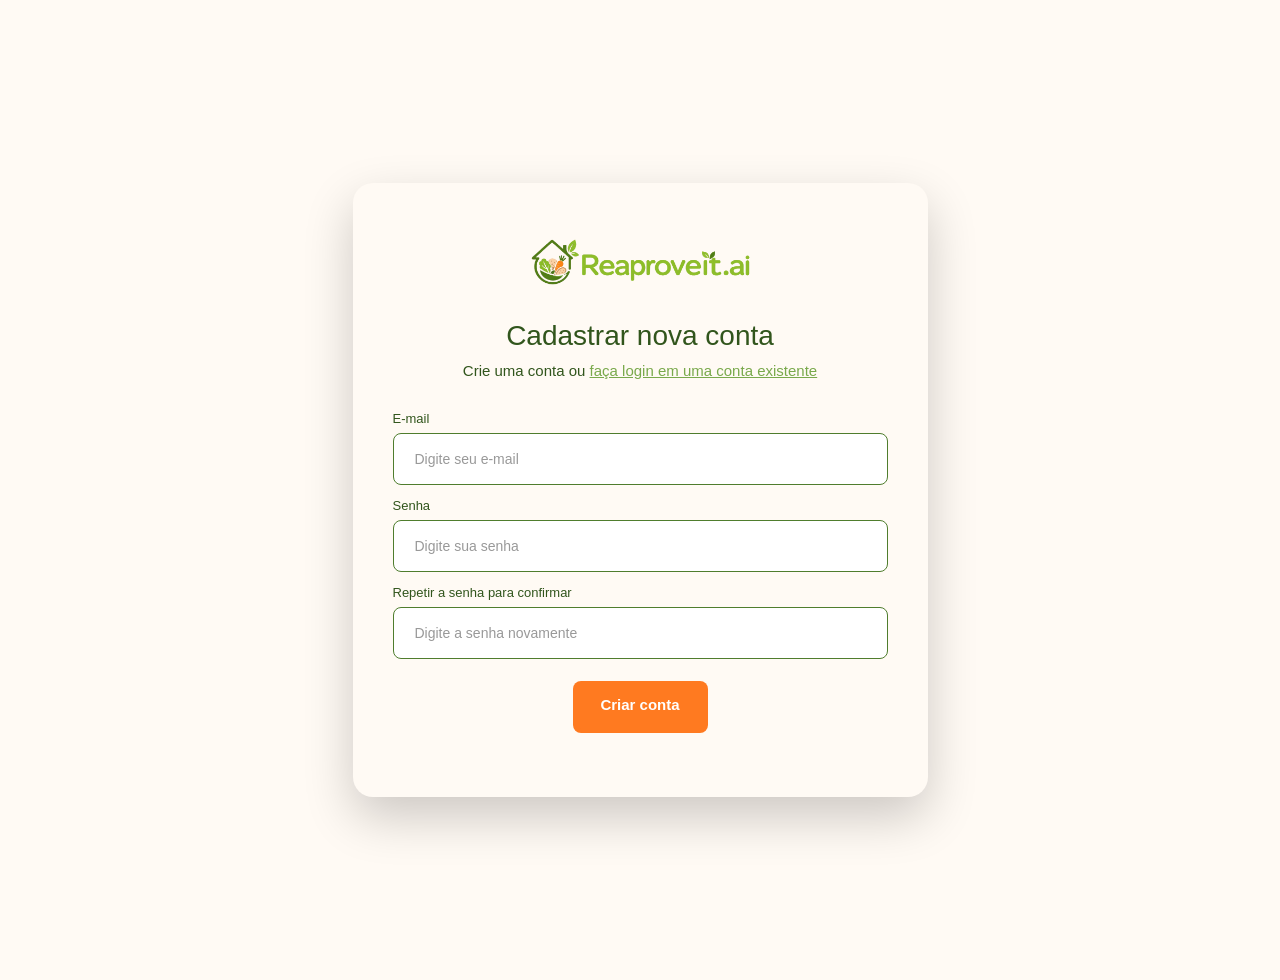
<file: index/cadastro.html>
<!DOCTYPE html>
<html lang="pt-BR">

<head>

    <meta charset="UTF-8">

    <meta name="viewport" content="width=device-width, initial-scale=1.0">

    <title>Reaproveit.ai - Cadastro</title>

    <link rel="stylesheet" href="/css/cadrastro.css">

    <link
        rel="icon"
        type="image/png"
        href="/imagens/favicon_reaproveita_maximo.png"
    >

</head>


<body>

    <main class="cadastro-page">

        <section class="cadastro-card">

            <!-- LOGO -->

            <img
                class="logo"
                src="/imagens/logoInicio.png"
                alt="Reaproveit.ai"
            >


            <!-- TÍTULO -->

            <h1>
                Cadastrar nova conta
            </h1>


            <p class="subtitle">

                Crie uma conta ou

                <a href="paginaLogin.html">
                    faça login em uma conta existente
                </a>

            </p>


            <!-- FORMULÁRIO -->

            <form id="cadastroForm">


                <!-- E-MAIL -->

                <label for="email">
                    E-mail
                </label>

                <div class="input-box">

                    <span></span>

                    <input
                        id="email"
                        type="email"
                        placeholder="Digite seu e-mail"
                        required
                    >

                </div>

                </div>


                <!-- SENHA -->

                <label for="senha">
                    Senha
                </label>

                <div class="input-box">

                    <span></span>

                    <input
                        id="senha"
                        type="password"
                        placeholder="Digite sua senha"
                        minlength="6"
                        required
                    >

                    <button
                        type="button"
                        class="show-password"
                        id="mostrarSenha"
                    >
                    
                    </button>

                </div>


                <!-- REPETIR SENHA -->

                <label for="confirmarSenha">
                    Repetir a senha para confirmar
                </label>

                <div class="input-box">

                    <span></span>

                    <input
                        id="confirmarSenha"
                        type="password"
                        placeholder="Digite a senha novamente"
                        minlength="6"
                        required
                    >

                    <button
                        type="button"
                        class="show-password"
                        id="mostrarConfirmarSenha"
                    >
                        
                    </button>

                </div>


                <!-- BOTÃO -->

                <button
                    class="cadastro-button"
                    type="submit"
                >
                    Criar conta
                    
                </button>


                <!-- MENSAGEM -->

                <p
                    id="message"
                    class="message"
                ></p>


            </form>

        </section>

    </main>


    <script src="/js/cadastro.js"></script>

</body>

</html>
</file>
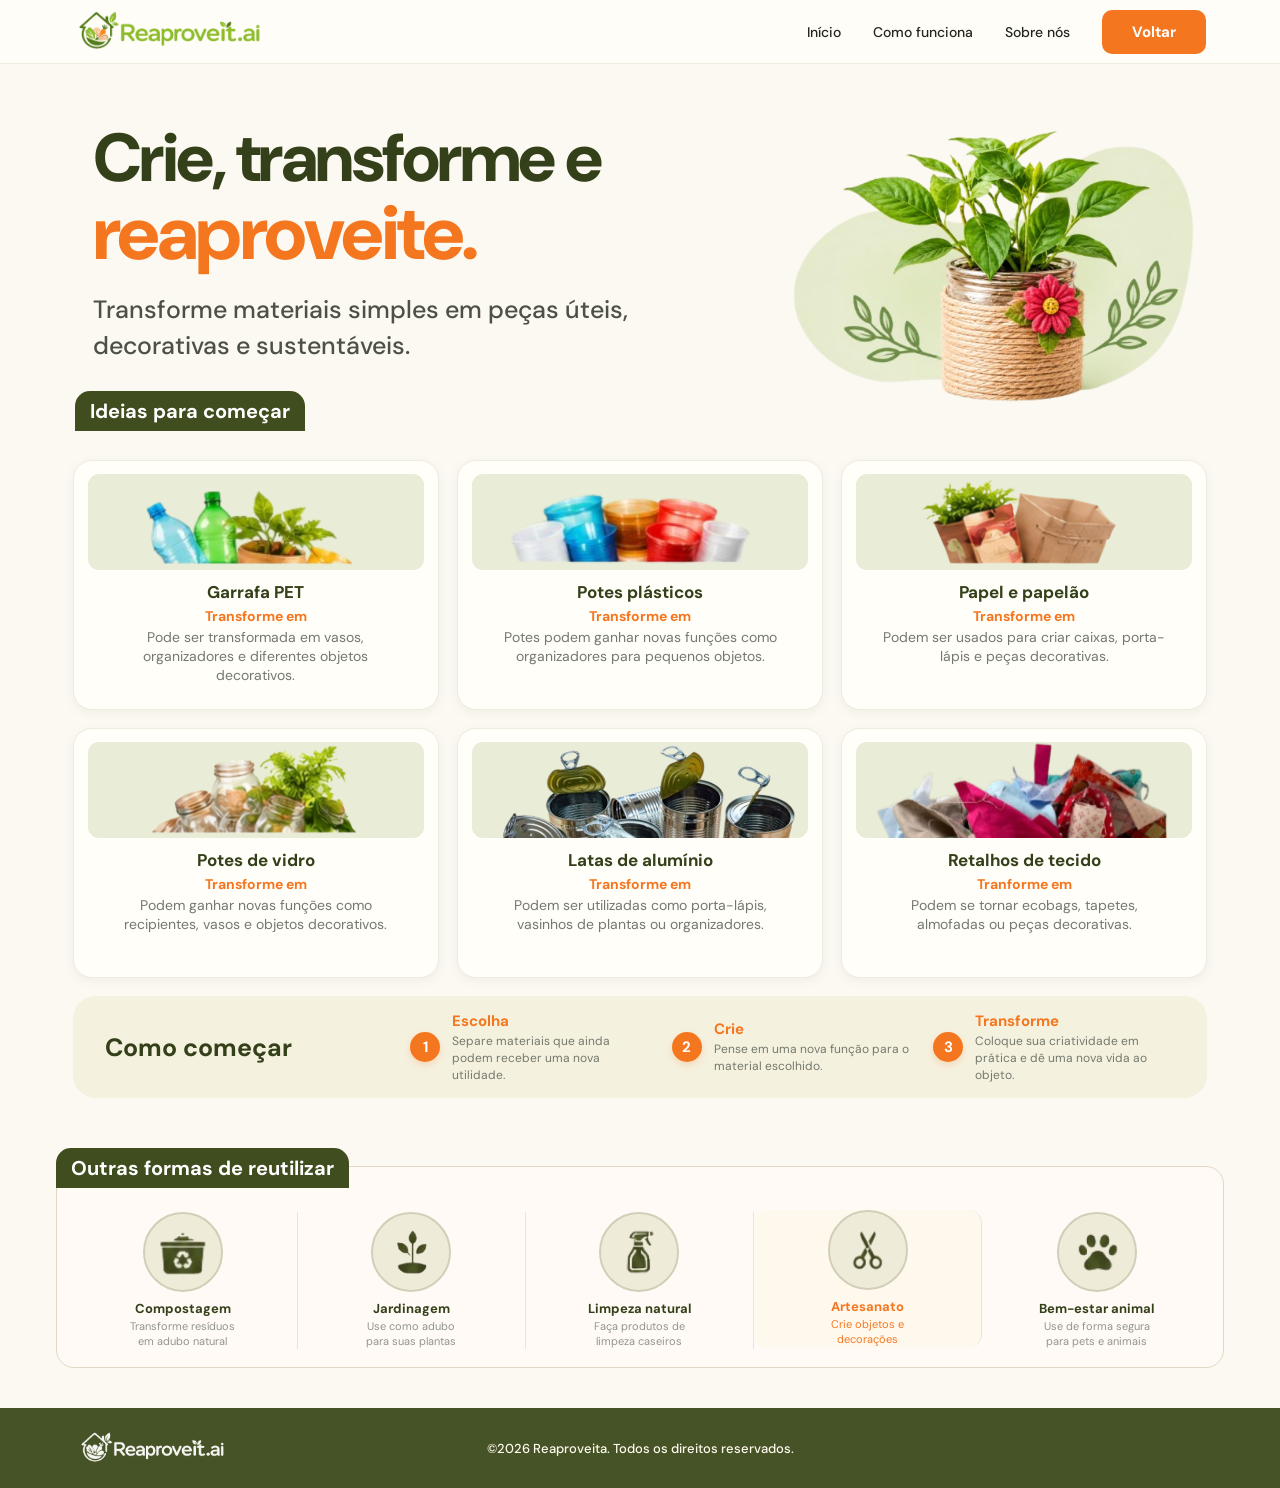
<file: index/paginaArtesanato.html>
<!DOCTYPE html>
<html lang="pt-BR">

<head>
    <meta charset="UTF-8">
    <meta name="viewport" content="width=device-width, initial-scale=1.0">

    <title>Reaproveit.ai - Artesanato</title>

    <link rel="stylesheet" href="/css/paginaArtesanato.css">

    <link rel="icon"
        type="image/png"
        href="/imagens/favicon_reaproveita_maximo.png">

    <link rel="preconnect" href="https://fonts.googleapis.com">
    <link rel="preconnect" href="https://fonts.gstatic.com" crossorigin>

    <link href="https://fonts.googleapis.com/css2?family=DM+Sans:wght@400;500;600;700;800&display=swap"
        rel="stylesheet">
</head>

<body>

    <!-- CABEÇALHO -->

    <header class="header">

        <a href="paginaInicial.html" class="brand">
            <img src="/imagens/logoInicio.png" alt="Reaproveit.ai">
        </a>

        <nav class="nav">

            <a href="paginaInicial.html">Início</a>

            <a href="paginaInicial.html#como-funciona">
                Como funciona
            </a>

            <a href="paginaInicial.html#sobre">
                Sobre nós
            </a>

            <a href="PaginaLixo.html" class="btn-topo">
                Voltar
            </a>

        </nav>

    </header>


    <main class="pagina">

        <!-- DESTAQUE INICIAL -->

        <section class="hero-pagina">

            <div class="hero-conteudo">

                <h1>
                    Crie, transforme e
                    <span>reaproveite.</span>
                </h1>

                <p class="subtitulo">
                    Transforme materiais simples em peças úteis,
                    decorativas e sustentáveis.
                </p>

                <p class="descricao">
                   Ideias para começar
                </p>

            </div>

            <!-- IMAGEM DO DESTAQUE -->

            <div class="hero-imagem">

                <img
                    src="/imagens/pagInicial/artesanato.png"
                    alt="Vaso de planta feito com material reaproveitado">

            </div>

        </section>


        <!-- CARDS DE ARTESANATO -->

        <section class="cards-grid">

            <!-- CARD 1 -->

            <article class="card">

                <div class="imagem-card">

                    <img
                        src="/imagens/pagInicial/garrafa-pet.png"
                        alt="Garrafa PET">

                </div>

                <h3>Garrafa PET</h3>

                <span>Transforme em</span>

                <p>
                    Pode ser transformada em vasos,
                    organizadores e diferentes objetos decorativos.
                </p>

            </article>


            <!-- CARD 2 -->

            <article class="card">

                <div class="imagem-card">

                    <img
                        src="/imagens/pagInicial/potes-plasticos.png"
                        alt="Potes plásticos">

                </div>

                <h3>Potes plásticos</h3>

                <span>Transforme em</span>

                <p>
                    Potes podem ganhar novas funções como
                    organizadores para pequenos objetos.
                </p>

            </article>


            <!-- CARD 3 -->

            <article class="card">

                <div class="imagem-card">

                    <img
                        src="/imagens/pagInicial/papel-papelao.png"
                        alt="Papel e papelão">

                </div>

                <h3>Papel e papelão</h3>

                <span>Transforme em</span>

                <p>
                    Podem ser usados para criar caixas,
                    porta-lápis e peças decorativas.
                </p>

            </article>


            <!-- CARD 4 -->

            <article class="card">

                <div class="imagem-card">

                    <img
                        src="/imagens/pagInicial/potes-vidro.png"
                        alt="Potes de vidro">

                </div>

                <h3>Potes de vidro</h3>

                <span>Transforme em</span>

                <p>
                    Podem ganhar novas funções como recipientes,
                    vasos e objetos decorativos.
                </p>

            </article>


            <!-- CARD 5 -->

            <article class="card">

                <div class="imagem-card">

                    <img
                        src="/imagens/pagInicial/latas-aluminio.png"
                        alt="latas de aluminio">

                </div>

                <h3>Latas de alumínio</h3>

                <span>Transforme em</span>

                <p>
                    Podem ser utilizadas como porta-lápis, vasinhos de plantas ou organizadores.
                </p>

            </article>


            <!-- CARD 6 -->

            <article class="card">

                <div class="imagem-card">

                    <img
                        src="/imagens/pagInicial/retalhos-tecido.png"
                        alt="retalhos de tecido">

                </div>

                <h3>Retalhos de tecido</h3>

                <span>Tranforme em</span>

                <p>
                    Podem se tornar ecobags, tapetes, almofadas ou peças decorativas.
                </p>

            </article>

        </section>


        <!-- COMO COMEÇAR -->

        <section class="passos">

            <h2>Como começar</h2>

            <div class="lista-passos">

                <!-- PASSO 1 -->

                <div class="passo">

                    <div class="numero">1</div>

                    <div class="texto-passo">

                        <h3>Escolha</h3>

                        <p>
                            Separe materiais que ainda
                            podem receber uma nova utilidade.
                        </p>

                    </div>

                </div>


                <!-- PASSO 2 -->

                <div class="passo">

                    <div class="numero">2</div>

                    <div class="texto-passo">

                        <h3>Crie</h3>

                        <p>
                            Pense em uma nova função
                            para o material escolhido.
                        </p>

                    </div>

                </div>


                <!-- PASSO 3 -->

                <div class="passo">

                    <div class="numero">3</div>

                    <div class="texto-passo">

                        <h3>Transforme</h3>

                        <p>
                            Coloque sua criatividade em prática
                            e dê uma nova vida ao objeto.
                        </p>

                    </div>

                </div>

            </div>

        </section>

    </main>


    <!-- OUTRAS FORMAS DE REUTILIZAR -->

    <section class="outras-formas">

        <h2>Outras formas de reutilizar</h2>

        <nav class="barra-reaproveitamento">

            <a href="paginaCompostagem.html" class="opcao">

                <div class="icone">
                    <img src="/imagens/pagInicial/icone-compostagem.png"
                        alt="Compostagem">
                </div>

                <strong>Compostagem</strong>

                <span>
                    Transforme resíduos<br>em adubo natural
                </span>

            </a>


            <a href="paginaJardinagem.html" class="opcao">

                <div class="icone">
                    <img src="/imagens/pagInicial/icone-jardinagem.png"
                        alt="Jardinagem">
                </div>

                <strong>Jardinagem</strong>

                <span>
                    Use como adubo<br>para suas plantas
                </span>

            </a>


            <a href="paginaLimpeza.html" class="opcao">

                <div class="icone">
                    <img src="/imagens/pagInicial/limpeza.png"
                        alt="Limpeza natural">
                </div>

                <strong>Limpeza natural</strong>

                <span>
                    Faça produtos de<br>limpeza caseiros
                </span>

            </a>


            <a href="paginaArtesanato.html" class="opcao ativa">

                <div class="icone">
                    <img src="/imagens/pagInicial/icone-artesanato.png"
                        alt="Artesanato">
                </div>

                <strong>Artesanato</strong>

                <span>
                    Crie objetos e<br>decorações
                </span>

            </a>


            <a href="paginaAnimais.html" class="opcao">

                <div class="icone">
                    <img src="/imagens/pagInicial/icone-animais.png"
                        alt="Bem-estar animal">
                </div>

                <strong>Bem-estar animal</strong>

                <span>
                    Use de forma segura<br>para pets e animais
                </span>

            </a>

        </nav>

    </section>


    <!-- RODAPÉ -->

    <footer class="rodape">

        <div class="rodape-logo">

            <img src="/imagens/logoInicio.png" alt="Reaproveita">

        </div>

        <p>
            ©2026 Reaproveita. Todos os direitos reservados.
        </p>

    </footer>


    <script src="/js/paginaArtesanato.js"></script>

</body>
</html>
</file>
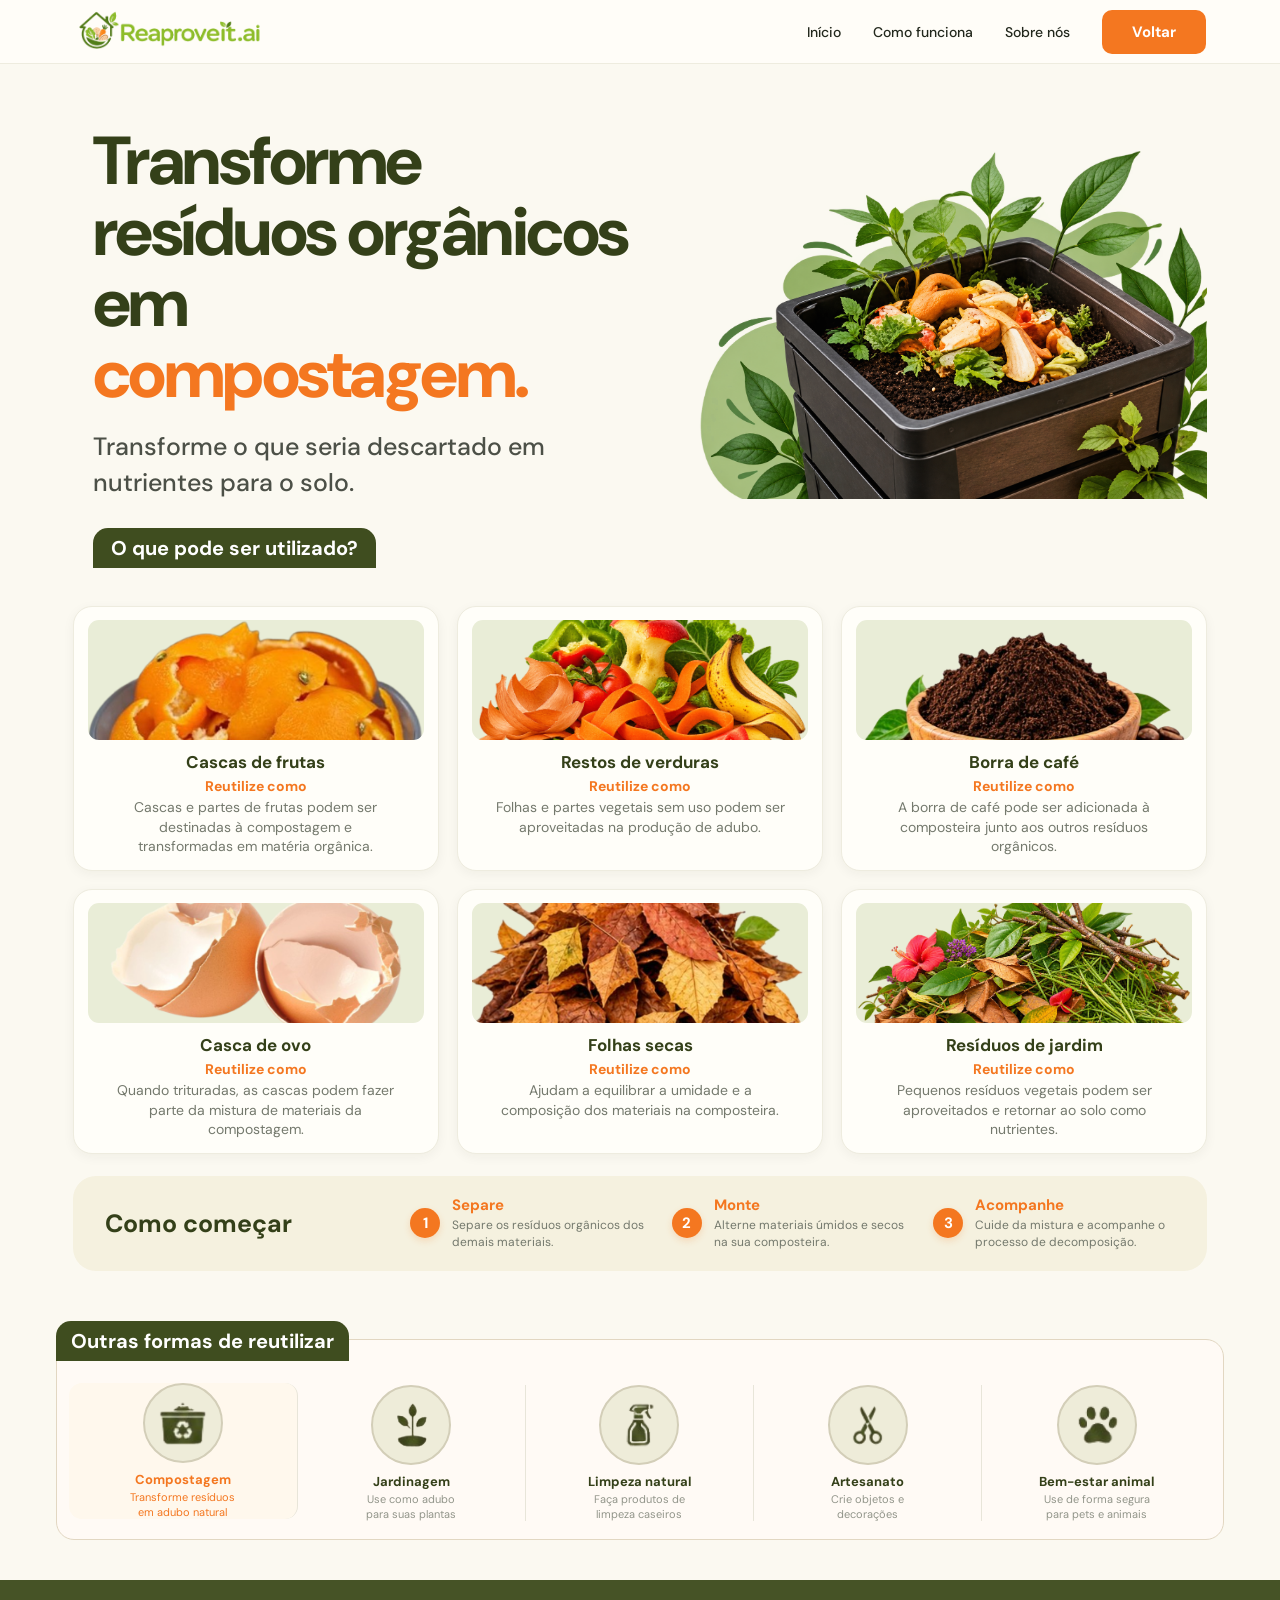
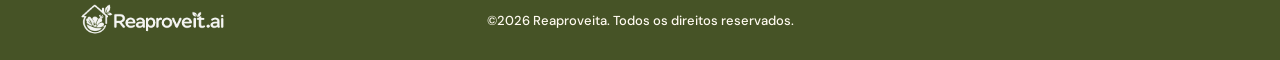
<file: index/paginaCompostagem.html>
<!DOCTYPE html>
<html lang="pt-BR">

<head>
    <meta charset="UTF-8">
    <meta name="viewport" content="width=device-width, initial-scale=1.0">

    <title>Reaproveit.ai - Compostagem</title>

    <link rel="stylesheet" href="/css/paginaCompostagem.css">

    <link rel="icon"
        type="image/png"
        href="/imagens/favicon_reaproveita_maximo.png">

    <link rel="preconnect" href="https://fonts.googleapis.com">
    <link rel="preconnect" href="https://fonts.gstatic.com" crossorigin>

    <link href="https://fonts.googleapis.com/css2?family=DM+Sans:wght@400;500;600;700;800&display=swap"
        rel="stylesheet">

</head>

<body>

    <!-- CABEÇALHO -->

    <header class="header">

        <a href="paginaInicial.html" class="brand">
            <img src="/imagens/logoInicio.png" alt="Reaproveit.ai">
        </a>

        <nav class="nav">

            <a href="paginaInicial.html">Início</a>

            <a href="paginaInicial.html#como-funciona">
                Como funciona
            </a>

            <a href="paginaInicial.html#sobre">
                Sobre nós
            </a>

            <a href="PaginaLixo.html" class="btn-topo">
                Voltar
            </a>

        </nav>

    </header>


    <main class="pagina">

        <!-- DESTAQUE INICIAL -->

        <section class="hero-pagina">

            <div class="hero-conteudo">

                <h1>
                    Transforme resíduos orgânicos em 
                <span>compostagem.</span>
                </h1>

                <p class="subtitulo">
                    Transforme o que seria descartado em
                    nutrientes para o solo.
                </p>

                <p class="descricao">
                    O que pode ser utilizado?
                </p>

            </div>  


            <!-- IMAGEM DO DESTAQUE -->

            <div class="hero-imagem">

                <img
                    src="/imagens/pagInicial/compostagem.png "
                    alt="Compostagem e reaproveitamento de resíduos orgânicos">

            </div>

        </section>


        <!-- INTRODUÇÃO -->

        <section class="introducao">

           

            

        </section>


        <!-- CARDS DE COMPOSTAGEM -->

        <section class="cards-grid">


            <!-- CARD 1 -->

            <article class="card">

                <div class="imagem-card">

                    <img
                        src="/imagens/pagInicial/cascas-frutas.png"
                        alt="Cascas de frutas">

                </div>

                <h3>Cascas de frutas</h3>

                <span>Reutilize como</span>

                <p>
                    Cascas e partes de frutas podem ser
                    destinadas à compostagem e transformadas
                    em matéria orgânica.
                </p>

            </article>


            <!-- CARD 2 -->

            <article class="card">

                <div class="imagem-card">

                    <img
                        src="/imagens/pagInicial/restosde verdura.png"
                        alt="Restos de verduras">

                </div>

                <h3>Restos de verduras</h3>

                <span>Reutilize como</span>

                <p>
                    Folhas e partes vegetais sem uso podem
                    ser aproveitadas na produção de adubo.
                </p>

            </article>


            <!-- CARD 3 -->

            <article class="card">

                <div class="imagem-card">

                    <img
                        src="/imagens/pagInicial/borra-cafe.png"
                        alt="Borra de café">

                </div>

                <h3>Borra de café</h3>

                <span>Reutilize como</span>

                <p>
                    A borra de café pode ser adicionada
                    à composteira junto aos outros resíduos
                    orgânicos.
                </p>

            </article>


            <!-- CARD 4 -->

            <article class="card">

                <div class="imagem-card">

                    <img
                        src="/imagens/casca de ovooo.png"
                        alt="Cascas de ovos">

                </div>

                <h3>Casca de ovo</h3>

                <span>Reutilize como</span>

                <p>
                    Quando trituradas, as cascas podem
                    fazer parte da mistura de materiais
                    da compostagem.
                </p>

            </article>


            <!-- CARD 5 -->

            <article class="card">

                <div class="imagem-card">

                    <img
                        src="/imagens/pagInicial/folha-seca.png"
                        alt="Folhas secas">

                </div>

                <h3>Folhas secas</h3>

                <span>Reutilize como</span>

                <p>
                    Ajudam a equilibrar a umidade e a
                    composição dos materiais na composteira.
                </p>

            </article>


            <!-- CARD 6 -->

            <article class="card">

                <div class="imagem-card">

                    <img
                        src="/imagens/pagInicial/residuos de jardim.png"
                        alt="Resíduos de jardim">

                </div>

                <h3>Resíduos de jardim</h3>

                <span>Reutilize como</span>

                <p>
                    Pequenos resíduos vegetais podem ser
                    aproveitados e retornar ao solo
                    como nutrientes.
                </p>

            </article>

        </section>


        <!-- COMO COMEÇAR -->

        <section class="passos">

            <h2>Como começar</h2>

            <div class="lista-passos">


                <!-- PASSO 1 -->

                <div class="passo">

                    <div class="numero">1</div>

                    <div class="texto-passo">

                        <h3>Separe</h3>

                        <p>
                            Separe os resíduos orgânicos
                            dos demais materiais.
                        </p>

                    </div>

                </div>


                <!-- PASSO 2 -->

                <div class="passo">

                    <div class="numero">2</div>

                    <div class="texto-passo">

                        <h3>Monte</h3>

                        <p>
                            Alterne materiais úmidos e secos
                            na sua composteira.
                        </p>

                    </div>

                </div>


                <!-- PASSO 3 -->

                <div class="passo">

                    <div class="numero">3</div>

                    <div class="texto-passo">

                        <h3>Acompanhe</h3>

                        <p>
                            Cuide da mistura e acompanhe
                            o processo de decomposição.
                        </p>

                    </div>

                </div>

            </div>

        </section>

    </main>


    <!-- OUTRAS FORMAS DE REUTILIZAR -->

    <section class="outras-formas">

        <h2>Outras formas de reutilizar</h2>

        <nav class="barra-reaproveitamento">


            <a href="paginaCompostagem.html" class="opcao ativa">

                <div class="icone">
                    <img src="/imagens/pagInicial/icone-compostagem.png" alt="Compostagem">
                </div>

                <strong>Compostagem</strong>

                <span>
                    Transforme resíduos<br>em adubo natural
                </span>

            </a>


            <a href="paginaJardinagem.html" class="opcao">

                <div class="icone">
                    <img src="/imagens/pagInicial/icone-jardinagem.png" alt="Jardinagem">
                </div>

                <strong>Jardinagem</strong>

                <span>
                    Use como adubo<br>para suas plantas
                </span>

            </a>


            <a href="paginaLimpeza.html" class="opcao">

                <div class="icone">
                    <img src="/imagens/pagInicial/limpeza.png" alt="Limpeza natural">
                </div>

                <strong>Limpeza natural</strong>

                <span>
                    Faça produtos de<br>limpeza caseiros
                </span>

            </a>


            <a href="paginaArtesanato.html" class="opcao">

                <div class="icone">
                    <img src="/imagens/pagInicial/icone-artesanato.png" alt="Artesanato">
                </div>

                <strong>Artesanato</strong>

                <span>
                    Crie objetos e<br>decorações
                </span>

            </a>


            <a href="paginaAnimais.html" class="opcao">

                <div class="icone">
                    <img src="/imagens/pagInicial/icone-animais.png" alt="Bem-estar animal">
                </div>

                <strong>Bem-estar animal</strong>

                <span>
                    Use de forma segura<br>para pets e animais
                </span>

            </a>

        </nav>

    </section>


    <!-- RODAPÉ -->

    <footer class="rodape">

        <div class="rodape-logo">

            <img src="/imagens/logoInicio.png" alt="Reaproveit.ai">

        </div>

        <p>
            ©2026 Reaproveita. Todos os direitos reservados.
        </p>

    </footer>


    <script src="/js/compostagem.js"></script>

</body>

</html>
</file>
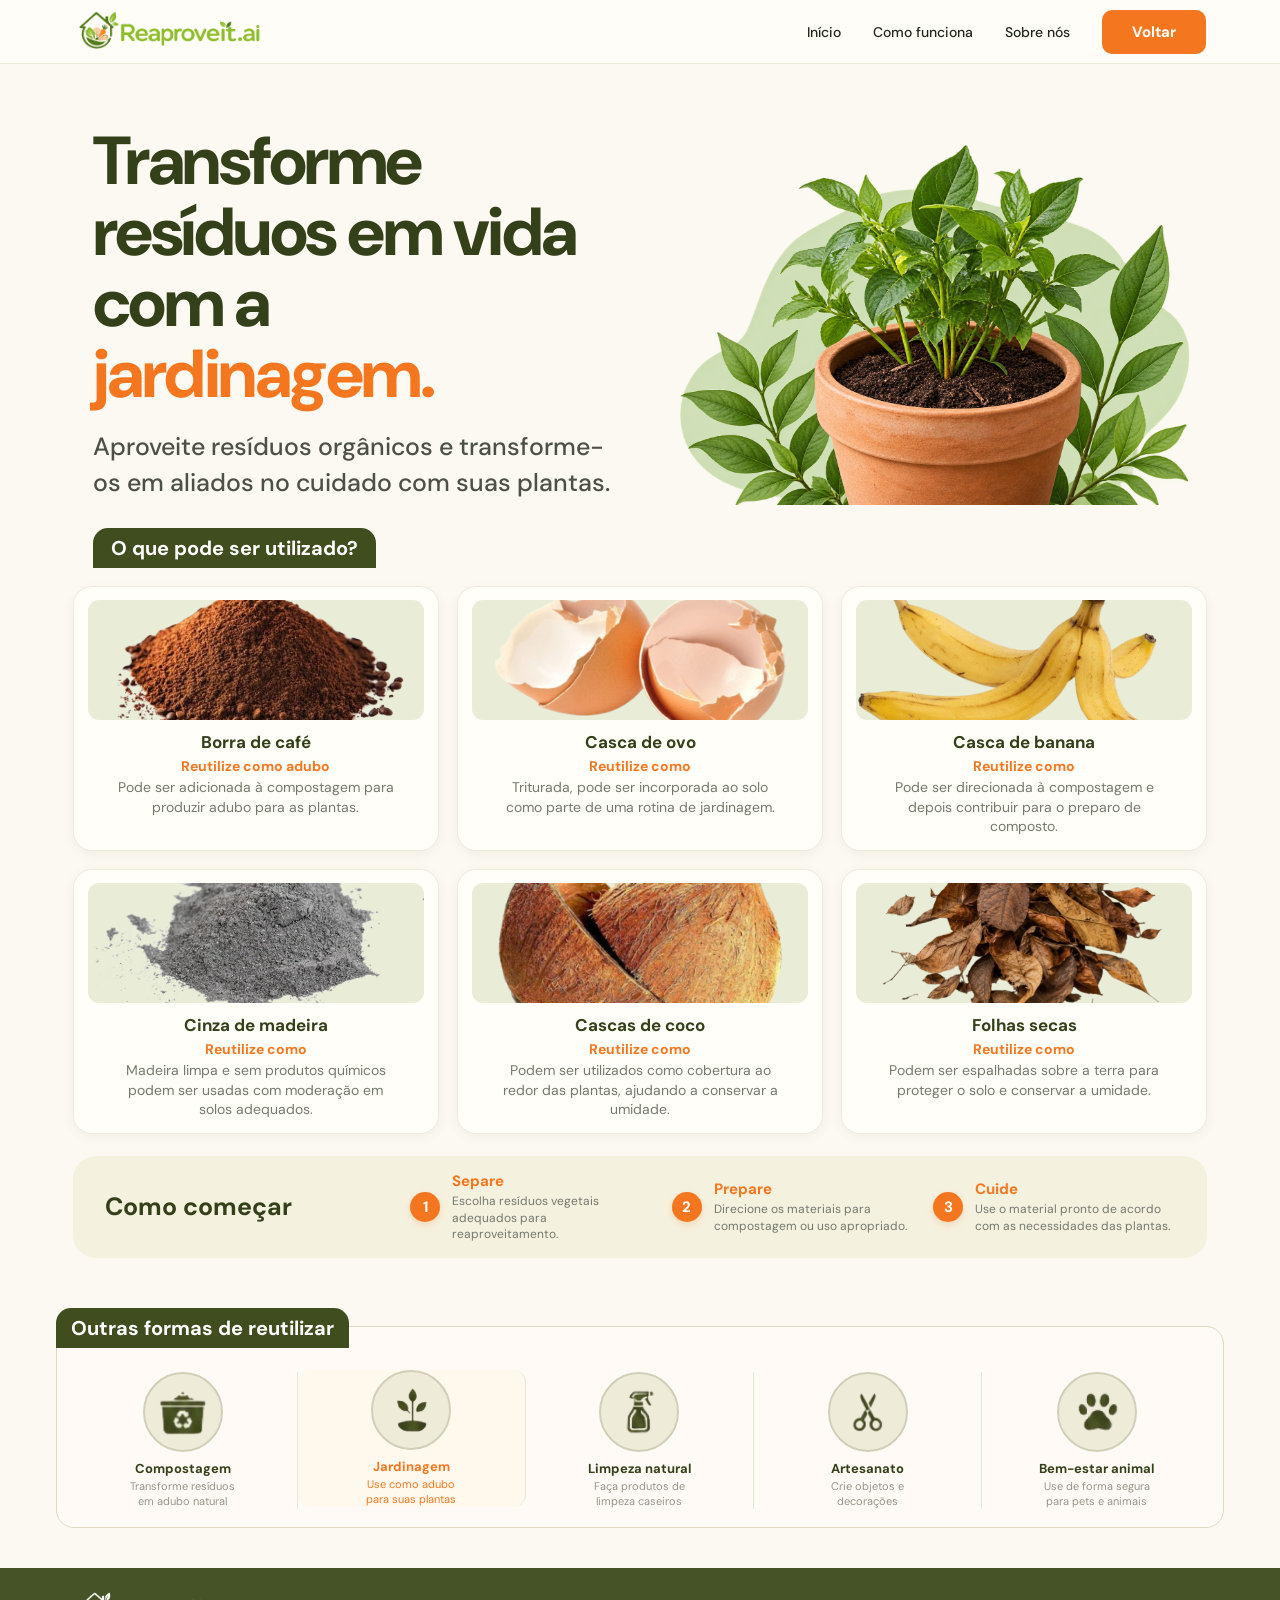
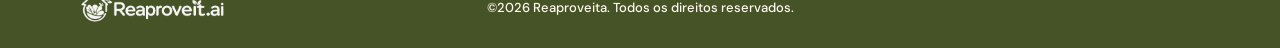
<file: index/paginaJardinagem.html>
<!DOCTYPE html>
<html lang="pt-BR">

<head>
    <meta charset="UTF-8">
    <meta name="viewport" content="width=device-width, initial-scale=1.0">

    <title>Reaproveit.ai - Jardinagem</title>

    <link rel="stylesheet" href="/css/paginaJardinagem.css">

    <link rel="icon"
        type="image/png"
        href="/imagens/favicon_reaproveita_maximo.png">

    <link rel="preconnect" href="https://fonts.googleapis.com">
    <link rel="preconnect" href="https://fonts.gstatic.com" crossorigin>

    <link href="https://fonts.googleapis.com/css2?family=DM+Sans:wght@400;500;600;700;800&display=swap"
        rel="stylesheet">
</head>

<body>

    <!-- CABEÇALHO -->
    <header class="header">

        <a href="paginaInicial.html" class="brand">
            <img src="/imagens/logoInicio.png" alt="Reaproveit.ai">
        </a>

        <nav class="nav">
            <a href="paginaInicial.html">Início</a>

            <a href="paginaInicial.html#como-funciona">
                Como funciona
            </a>

            <a href="paginaInicial.html#sobre">
                Sobre nós
            </a>

            <a href="PaginaLixo.html" class="btn-topo">
                Voltar
            </a>
        </nav>

    </header>


    <main class="pagina">

        <!-- DESTAQUE INICIAL -->
        <section class="hero-pagina">

            <div class="hero-conteudo">

                <h1>
                    Transforme resíduos em vida com a  
                <span>jardinagem.</span>
                </h1>

                <p class="subtitulo">
                    Aproveite resíduos orgânicos e transforme-os
                    em aliados no cuidado com suas plantas.
                </p>

                <p class="descricao">
                    O que pode ser utilizado?                
                </p>

            </div>

            <!-- IMAGEM DO DESTAQUE -->
            <div class="hero-imagem">
                <img
                    src="/imagens/pagInicial/jardinagem.png"
                    alt="Jardinagem e cuidado com as plantas">
            </div>

        </section>


        

        <!-- CARDS DE JARDINAGEM -->
        <section class="cards-grid">

            <!-- CARD 1 -->
            <article class="card">

                <div class="imagem-card">
                    <img
                        src="/imagens/café.png"
                        alt="cafe">
                </div>

                <h3>Borra de café</h3>

                <span>Reutilize como adubo</span>

                <p>
                    Pode ser adicionada à compostagem para produzir adubo para as plantas.
                </p>

            </article>


            <!-- CARD 2 -->
            <article class="card">

                <div class="imagem-card">
                    <img
                        src="/imagens/casca de ovooo.png"
                        alt="Casca de ovo">
                </div>

                <h3>Casca de ovo</h3>

                <span>Reutilize como</span>

                <p>
                    Triturada, pode ser incorporada ao solo
                    como parte de uma rotina de jardinagem.
                </p>

            </article>


            <!-- CARD 3 -->
            <article class="card">

                <div class="imagem-card">
                    <img
                        src="/imagens/bananinha.png"
                        alt="Casca de banana">
                </div>

                <h3>Casca de banana</h3>

                <span>Reutilize como</span>

                <p>
                    Pode ser direcionada à compostagem e
                    depois contribuir para o preparo de composto.
                </p>

            </article>


            <!-- CARD 4 -->
            <article class="card">

                <div class="imagem-card">
                    <img
                        src="/imagens/pagInicial/cinza de madeira.png"
                        alt="cinza">
                </div>

                <h3>Cinza de madeira</h3>

                <span>Reutilize como</span>

                <p>
                    Madeira limpa e sem produtos químicos podem ser usadas com moderação em solos adequados.
                </p>

            </article>


            <!-- CARD 5 -->
            <article class="card">

                <div class="imagem-card">
                    <img
                        src="/imagens/pagInicial/casca de coco.png"
                        alt="coco">
                </div>

                <h3>Cascas de coco</h3>

                <span>Reutilize como</span>

                <p>
                    Podem ser utilizados como cobertura ao redor das plantas, ajudando a conservar a umidade.
                </p>

            </article>


            <!-- CARD 6 -->
            <article class="card">

                <div class="imagem-card">
                    <img
                        src="/imagens/folhas secas.png"
                        alt="Folhas secas">
                </div>

                <h3>Folhas secas</h3>

                <span>Reutilize como</span>

                <p>
                    Podem ser espalhadas sobre a terra para proteger o solo e conservar a umidade.
                </p>

            </article>

        </section>


        <!-- COMO COMEÇAR -->
        <section class="passos">

            <h2>Como começar</h2>

            <div class="lista-passos">

                <!-- PASSO 1 -->
                <div class="passo">

                    <div class="numero">1</div>

                    <div class="texto-passo">
                        <h3>Separe</h3>

                        <p>
                            Escolha resíduos vegetais adequados
                            para reaproveitamento.
                        </p>
                    </div>

                </div>


                <!-- PASSO 2 -->
                <div class="passo">

                    <div class="numero">2</div>

                    <div class="texto-passo">
                        <h3>Prepare</h3>

                        <p>
                            Direcione os materiais para compostagem
                            ou uso apropriado.
                        </p>
                    </div>

                </div>


                <!-- PASSO 3 -->
                <div class="passo">

                    <div class="numero">3</div>

                    <div class="texto-passo">
                        <h3>Cuide</h3>

                        <p>
                            Use o material pronto de acordo com
                            as necessidades das plantas.
                        </p>
                    </div>

                </div>

            </div>

        </section>

    </main>


    <!-- OUTRAS FORMAS DE REUTILIZAR -->
    <section class="outras-formas">

        <h2>Outras formas de reutilizar</h2>

        <nav class="barra-reaproveitamento">

            <a href="paginaCompostagem.html" class="opcao">

                <div class="icone">
                    <img src="/imagens/pagInicial/icone-compostagem.png" alt="Compostagem">
                </div>

                <strong>Compostagem</strong>

                <span>
                    Transforme resíduos<br>em adubo natural
                </span>

            </a>


            <a href="paginaJardinagem.html" class="opcao ativa">

                <div class="icone">
                    <img src="/imagens/pagInicial/icone-jardinagem.png" alt="Jardinagem">
                </div>

                <strong>Jardinagem</strong>

                <span>
                    Use como adubo<br>para suas plantas
                </span>

            </a>


            <a href="paginaLimpeza.html" class="opcao">

                <div class="icone">
                    <img src="/imagens/pagInicial/limpeza.png" alt="Limpeza natural">
                </div>

                <strong>Limpeza natural</strong>

                <span>
                    Faça produtos de<br>limpeza caseiros
                </span>

            </a>


            <a href="paginaArtesanato.html" class="opcao">

                <div class="icone">
                    <img src="/imagens/pagInicial/icone-artesanato.png" alt="Artesanato">
                </div>

                <strong>Artesanato</strong>

                <span>
                    Crie objetos e<br>decorações
                </span>

            </a>


            <a href="paginaAnimais.html" class="opcao">

                <div class="icone">
                    <img src="/imagens/pagInicial/icone-animais.png" alt="Bem-estar animal">
                </div>

                <strong>Bem-estar animal</strong>

                <span>
                    Use de forma segura<br>para pets e animais
                </span>

            </a>

        </nav>

    </section>


    <!-- RODAPÉ -->
    <footer class="rodape">

        <div class="rodape-logo">
            <img src="/imagens/logoInicio.png" alt="Reaproveit.ai">
        </div>

        <p>
            ©2026 Reaproveita. Todos os direitos reservados.
        </p>

    </footer>


    <script src="/js/paginaJardinagem.js"></script>

</body>
</html>
</file>
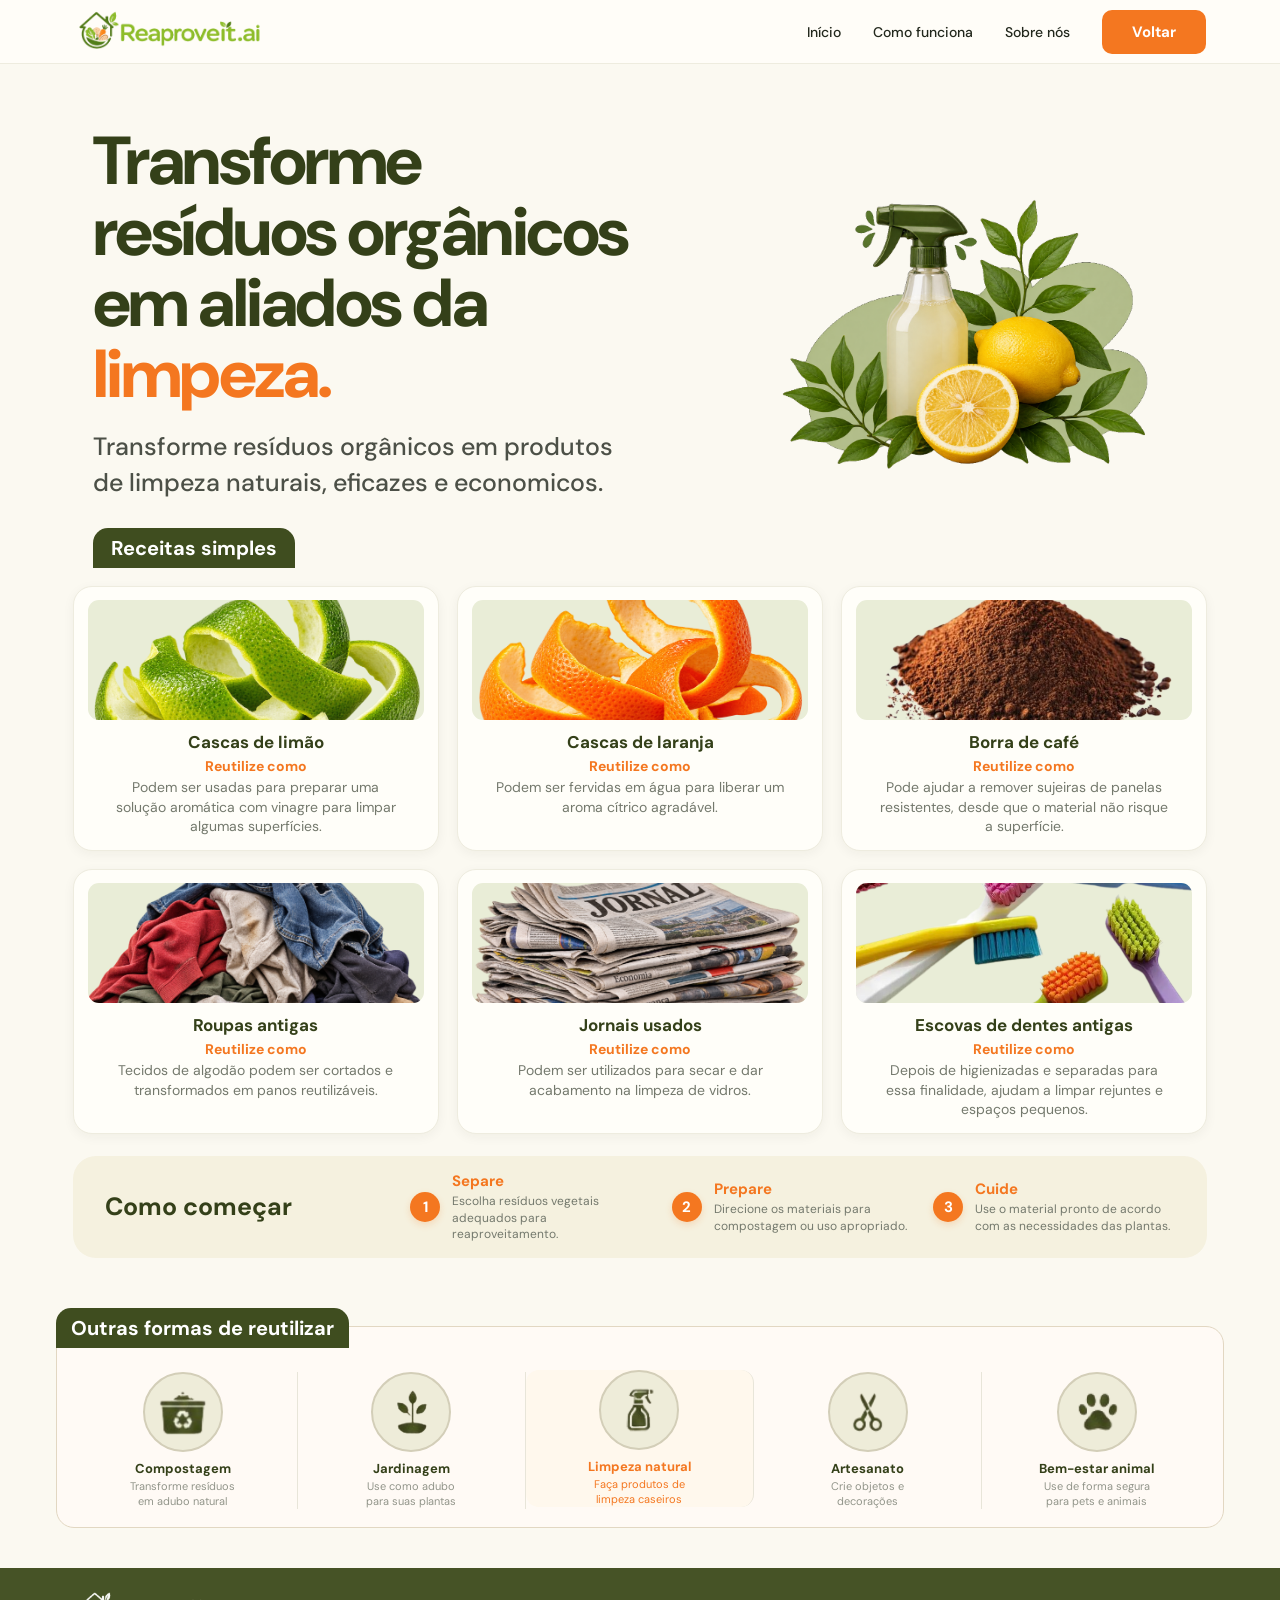
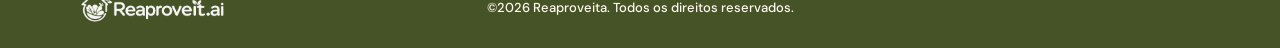
<file: index/paginaLimpeza.html>
<!DOCTYPE html>
<html lang="pt-BR">

<head>
    <meta charset="UTF-8">
    <meta name="viewport" content="width=device-width, initial-scale=1.0">

    <title>Reaproveit.ai - Limpeza</title>

    <link rel="stylesheet" href="/css/paginaLimpeza.css">

    <link rel="icon"
        type="image/png"
        href="/imagens/favicon_reaproveita_maximo.png">

    <link rel="preconnect" href="https://fonts.googleapis.com">
    <link rel="preconnect" href="https://fonts.gstatic.com" crossorigin>

    <link href="https://fonts.googleapis.com/css2?family=DM+Sans:wght@400;500;600;700;800&display=swap"
        rel="stylesheet">
</head>

<body>

    <!-- CABEÇALHO -->
    <header class="header">

        <a href="paginaInicial.html" class="brand">
            <img src="/imagens/logoInicio.png" alt="Reaproveit.ai">
        </a>

        <nav class="nav">
            <a href="paginaInicial.html">Início</a>

            <a href="paginaInicial.html#como-funciona">
                Como funciona
            </a>

            <a href="paginaInicial.html#sobre">
                Sobre nós
            </a>

            <a href="PaginaLixo.html" class="btn-topo">
                Voltar
            </a>
        </nav>

    </header>


    <main class="pagina">

        <!-- DESTAQUE INICIAL -->
        <section class="hero-pagina">

            <div class="hero-conteudo">

                <h1>
                    Transforme resíduos orgânicos em aliados da 
                    <span> limpeza.</span>
                </h1>

                <p class="subtitulo">
                   Transforme resíduos orgânicos 
                   em produtos de limpeza naturais, 
                   eficazes e economicos. 
                </p>

                <p class="descricao">
                    Receitas simples
                </p>

            </div>

            <!-- IMAGEM DO DESTAQUE -->
            <div class="hero-imagem">
                <img
                    src="/imagens/pagInicial/foto limpeza.png"
                    alt="Jardinagem e cuidado com as plantas">
            </div>

        </section>



        <!-- CARDS DE JARDINAGEM -->
        <section class="cards-grid">

            <!-- CARD 1 -->
            <article class="card">

                <div class="imagem-card">
                    <img
                        src="/imagens/pagInicial/casca do limao.png"
                        alt="limao">
                </div>

                <h3>Cascas de limão</h3>

                <span>Reutilize como</span>

                <p>
                   Podem ser usadas para preparar uma solução aromática com vinagre para limpar algumas superfícies.
                </p>

            </article>


            <!-- CARD 2 -->
            <article class="card">

                <div class="imagem-card">
                    <img
                        src="/imagens/pagInicial/casca da laranjaaaa.png"
                        alt="limao">
                </div>

                <h3>Cascas de laranja </h3>

                <span>Reutilize como</span>

                <p>
                    Podem ser fervidas em água para liberar um aroma cítrico agradável.
                </p>

            </article>


            <!-- CARD 3 -->
            <article class="card">

                <div class="imagem-card">
                    <img
                        src="/imagens/café.png"
                        alt="cafe">
                </div>

                <h3>Borra de café</h3>

                <span>Reutilize como</span>

                <p>
                    Pode ajudar a remover sujeiras de panelas resistentes, desde que o material não risque a superfície.
                </p>

            </article>


            <!-- CARD 4 -->
            <article class="card">

                <div class="imagem-card">
                    <img
                        src="/imagens/pagInicial/roupas antigas.png"
                        alt="Roupas">
                </div>

                <h3>Roupas antigas</h3>

                <span>Reutilize como</span>

                <p>
                    Tecidos de algodão podem ser cortados e transformados em panos reutilizáveis.
                </p>

            </article>


            <!-- CARD 5 -->
            <article class="card">

                <div class="imagem-card">
                    <img
                        src="/imagens/pagInicial/jornais usados.png"
                        alt="jornal">
                </div>

                <h3>Jornais usados</h3>

                <span>Reutilize como</span>

                <p>
                    Podem ser utilizados para secar e dar acabamento na limpeza de vidros.
                </p>

            </article>


            <!-- CARD 6 -->
            <article class="card">

                <div class="imagem-card">
                    <img
                        src="/imagens/pagInicial/escovas de dentes.png"
                        alt="Escovas">
                </div>

                <h3>Escovas de dentes antigas</h3>

                <span>Reutilize como</span>

                <p>
                    Depois de higienizadas e separadas para essa finalidade, ajudam a limpar rejuntes e espaços pequenos.
                </p>

            </article>

        </section>


        <!-- COMO COMEÇAR -->
        <section class="passos">

            <h2>Como começar</h2>

            <div class="lista-passos">

                <!-- PASSO 1 -->
                <div class="passo">

                    <div class="numero">1</div>

                    <div class="texto-passo">
                        <h3>Separe</h3>

                        <p>
                            Escolha resíduos vegetais adequados
                            para reaproveitamento.
                        </p>
                    </div>

                </div>


                <!-- PASSO 2 -->
                <div class="passo">

                    <div class="numero">2</div>

                    <div class="texto-passo">
                        <h3>Prepare</h3>

                        <p>
                            Direcione os materiais para compostagem
                            ou uso apropriado.
                        </p>
                    </div>

                </div>


                <!-- PASSO 3 -->
                <div class="passo">

                    <div class="numero">3</div>

                    <div class="texto-passo">
                        <h3>Cuide</h3>

                        <p>
                            Use o material pronto de acordo com
                            as necessidades das plantas.
                        </p>
                    </div>

                </div>

            </div>

        </section>

    </main>


    <!-- OUTRAS FORMAS DE REUTILIZAR -->
    <section class="outras-formas">

        <h2>Outras formas de reutilizar</h2>

        <nav class="barra-reaproveitamento">

            <a href="paginaCompostagem.html" class="opcao">

                <div class="icone">
                    <img src="/imagens/pagInicial/icone-compostagem.png" alt="Compostagem">
                </div>

                <strong>Compostagem</strong>

                <span>
                    Transforme resíduos<br>em adubo natural
                </span>

            </a>


            <a href="paginaJardinagem.html" class="opcao">

                <div class="icone">
                    <img src="/imagens/pagInicial/icone-jardinagem.png" alt="Jardinagem">
                </div>

                <strong>Jardinagem</strong>

                <span>
                    Use como adubo<br>para suas plantas
                </span>

            </a>


            <a href="paginaLimpeza.html" class="opcao">

                <div class="icone">
                    <img src="/imagens/pagInicial/limpeza.png" alt="Limpeza natural">
                </div>

                <strong>Limpeza natural</strong>

                <span>
                    Faça produtos de<br>limpeza caseiros
                </span>

            </a>


            <a href="paginaArtesanato.html" class="opcao">

                <div class="icone">
                    <img src="/imagens/pagInicial/icone-artesanato.png" alt="Artesanato">
                </div>

                <strong>Artesanato</strong>

                <span>
                    Crie objetos e<br>decorações
                </span>

            </a>


            <a href="paginaAnimais.html" class="opcao">

                <div class="icone">
                    <img src="/imagens/pagInicial/icone-animais.png" alt="Bem-estar animal">
                </div>

                <strong>Bem-estar animal</strong>

                <span>
                    Use de forma segura<br>para pets e animais
                </span>

            </a>

        </nav>

    </section>


    <!-- RODAPÉ -->
    <footer class="rodape">

        <div class="rodape-logo">
            <img src="/imagens/logoInicio.png" alt="Reaproveit.ai">
        </div>

        <p>
            ©2026 Reaproveita. Todos os direitos reservados.
        </p>

    </footer>


    <script src="/js/paginaLimpeza.js"></script>

</body>
</html>
</file>
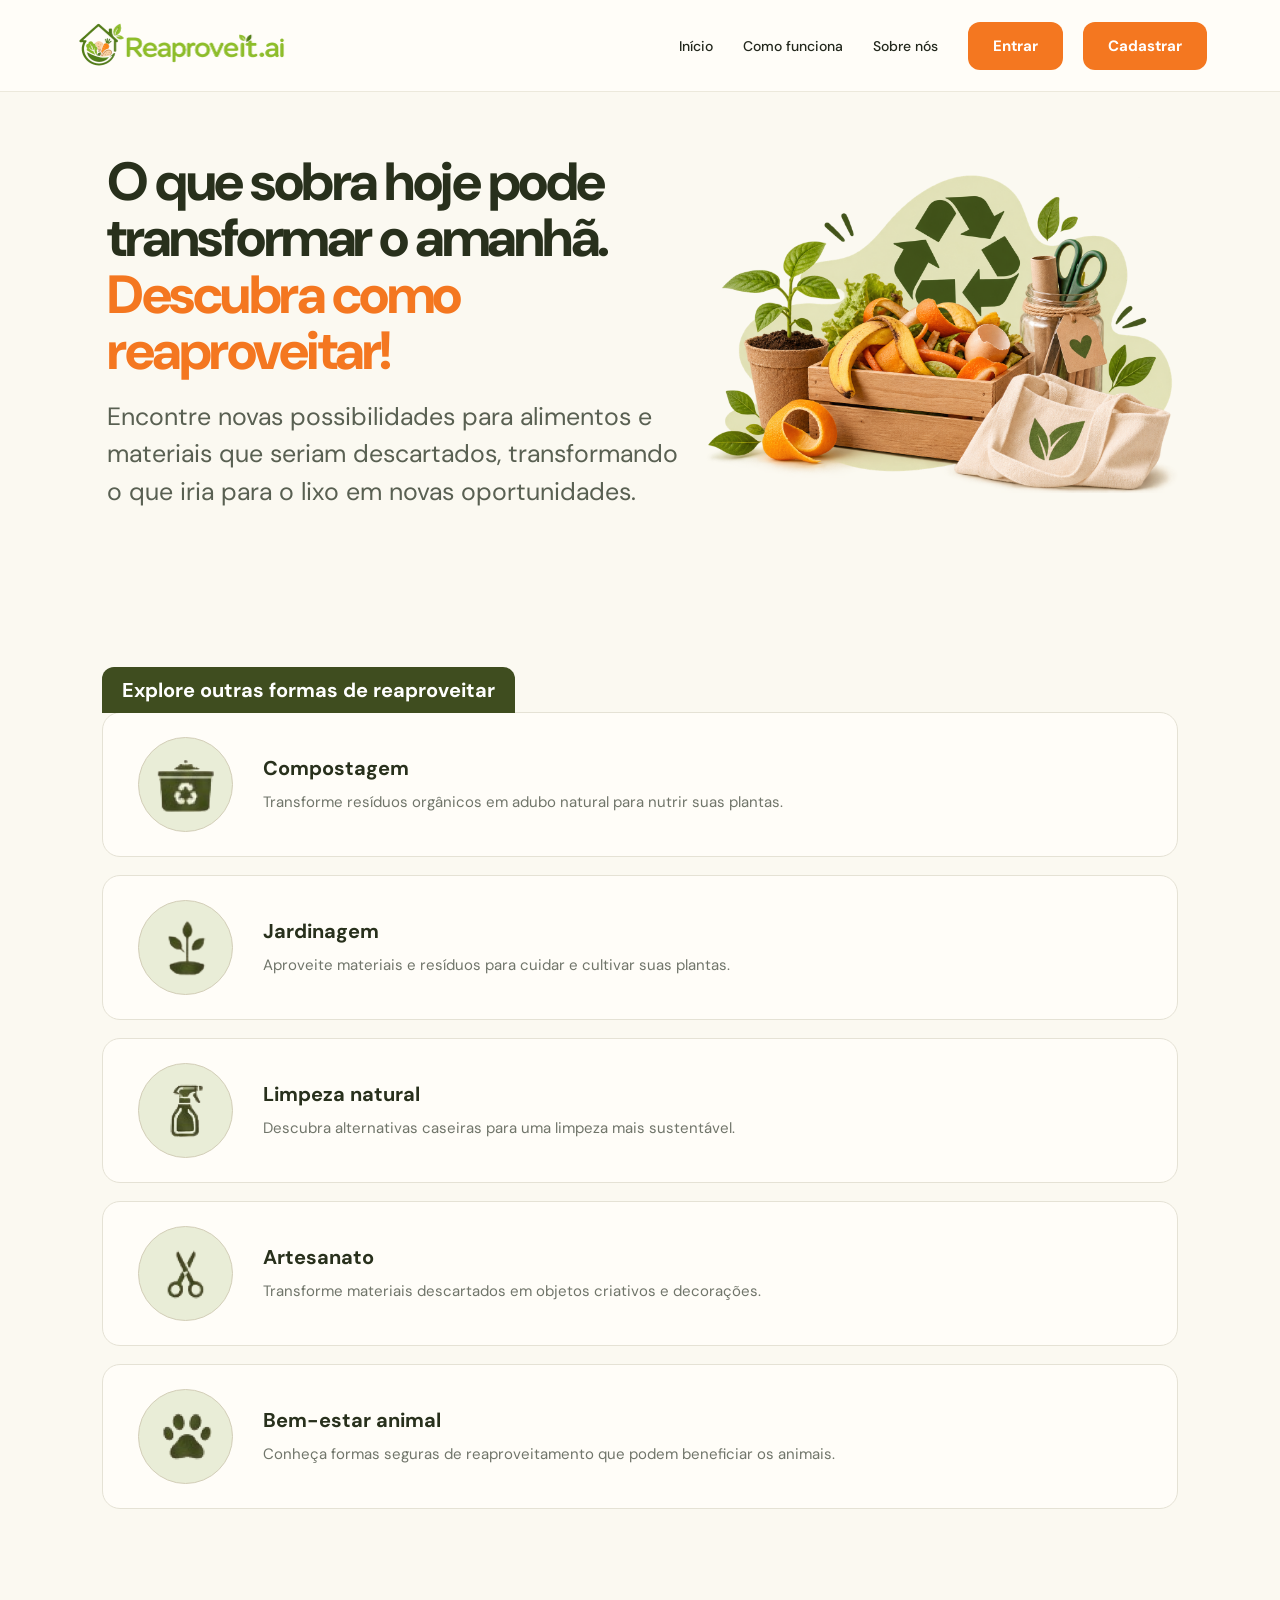
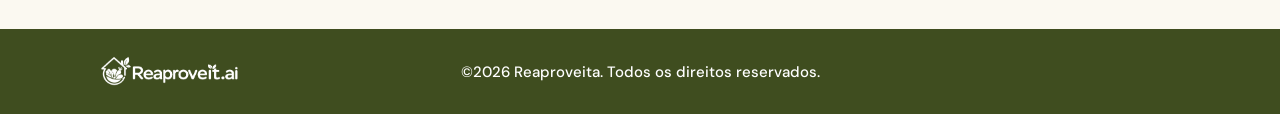
<file: index/PaginaLixo.html>
<!DOCTYPE html>
<html lang="pt-BR">

<head>
    <meta charset="UTF-8">
    <meta name="viewport" content="width=device-width, initial-scale=1.0">

    <title>Reaproveit.ai - Outras formas de reaproveitar</title>

    <link rel="icon" type="image/png" href="/imagens/favicon_reaproveita_maximo.png">

    <link rel="preconnect" href="https://fonts.googleapis.com">
    <link rel="preconnect" href="https://fonts.gstatic.com" crossorigin>

    <link href="https://fonts.googleapis.com/css2?family=DM+Sans:wght@400;500;600;700;800&display=swap"
        rel="stylesheet">

    <link rel="stylesheet" href="/css/paginaLixo.css">
</head>

<body>

    <!-- CABEÇALHO -->
    <header class="header">

        <a href="paginaInicial.html" class="brand">
            <img src="/imagens/logoInicio.png" alt="Reaproveit.ai">
        </a>

        <nav class="nav">

            <a href="paginaInicial.html">Início</a>

            <a href="paginaInicial.html#como-funciona">Como funciona</a>

            <a href="paginaInicial.html#sobre">Sobre nós</a>

            <div class="botoes-login">

                <a href="paginaLogin.html" class="btn-topo">Entrar</a>

                <a href="paginaCadastro.html" class="btn-topo">Cadastrar</a>

            </div>

        </nav>

    </header>


    <!-- CONTEÚDO PRINCIPAL -->
    <main class="pagina">

        <!-- DESTAQUE PRINCIPAL -->
        <section class="hero">

            <div class="hero-texto">

                <h1>
                    O que sobra hoje pode transformar o amanhã.
                    <br>
                    <span>Descubra como reaproveitar!</span>
                </h1>

                <p>
                    Encontre novas possibilidades para alimentos e materiais que seriam descartados, transformando o que iria para o lixo em novas oportunidades.
                </p>

            </div>

            <div class="hero-imagem-container">

                <img class="hero-image"
                    src="/imagens/pagInicial/reaproveitaImg.png"
                    alt="Ilustração sobre reaproveitamento">

            </div>

        </section>


      

        <!-- OUTRAS FORMAS DE REUTILIZAR -->
        <section class="outras-formas">

            <h2>Explore outras formas de reaproveitar</h2>

            <nav class="barra-reaproveitamento">

                <!-- COMPOSTAGEM -->
                <a href="paginaCompostagem.html" class="opcao">

                    <div class="icone">
                        <img src="/imagens/pagInicial/icone-compostagem.png"
                            alt="Compostagem">
                    </div>

                    <div class="opcao-texto">

                        <strong>Compostagem</strong>

                        <span>
                            Transforme resíduos orgânicos em adubo natural
                            para nutrir suas plantas.
                        </span>

                    </div>

                    

                </a>


                <!-- JARDINAGEM -->
                <a href="paginaJardinagem.html" class="opcao">

                    <div class="icone">
                        <img src="/imagens/pagInicial/icone-jardinagem.png"
                            alt="Jardinagem">
                    </div>

                    <div class="opcao-texto">

                        <strong>Jardinagem</strong>

                        <span>
                            Aproveite materiais e resíduos para cuidar
                            e cultivar suas plantas.
                        </span>

                    </div>

                    

                </a>


                <!-- LIMPEZA NATURAL -->
                <a href="paginaLimpeza.html" class="opcao">

                    <div class="icone">
                        <img src="/imagens/pagInicial/limpeza.png"
                            alt="Limpeza natural">
                    </div>

                    <div class="opcao-texto">

                        <strong>Limpeza natural</strong>

                        <span>
                            Descubra alternativas caseiras para uma
                            limpeza mais sustentável.
                        </span>

                    </div>

                

                </a>


                <!-- ARTESANATO -->
                <a href="paginaArtesanato.html" class="opcao">

                    <div class="icone">
                        <img src="/imagens/pagInicial/icone-artesanato.png"
                            alt="Artesanato">
                    </div>

                    <div class="opcao-texto">

                        <strong>Artesanato</strong>

                        <span>
                            Transforme materiais descartados em objetos
                            criativos e decorações.
                        </span>

                    </div>

                   

                </a>


                <!-- BEM-ESTAR ANIMAL -->
                <a href="paginaAnimais.html" class="opcao">

                    <div class="icone">
                        <img src="/imagens/pagInicial/icone-animais.png"
                            alt="Bem-estar animal">
                    </div>

                    <div class="opcao-texto">

                        <strong>Bem-estar animal</strong>

                        <span>
                            Conheça formas seguras de reaproveitamento
                            que podem beneficiar os animais.
                        </span>

                    </div>

                    

                </a>

            </nav>

        </section>

    </main>


    <!-- RODAPÉ -->
    <footer class="rodape">

        <div class="rodape-logo">
            <img src="/imagens/logoInicio.png" alt="Reaproveita">
        </div>

        <p>
            ©2026 Reaproveita. Todos os direitos reservados.
        </p>

    </footer>


    <script src="/js/paginaArtesanato.js"></script>

</body>
</html>
</file>
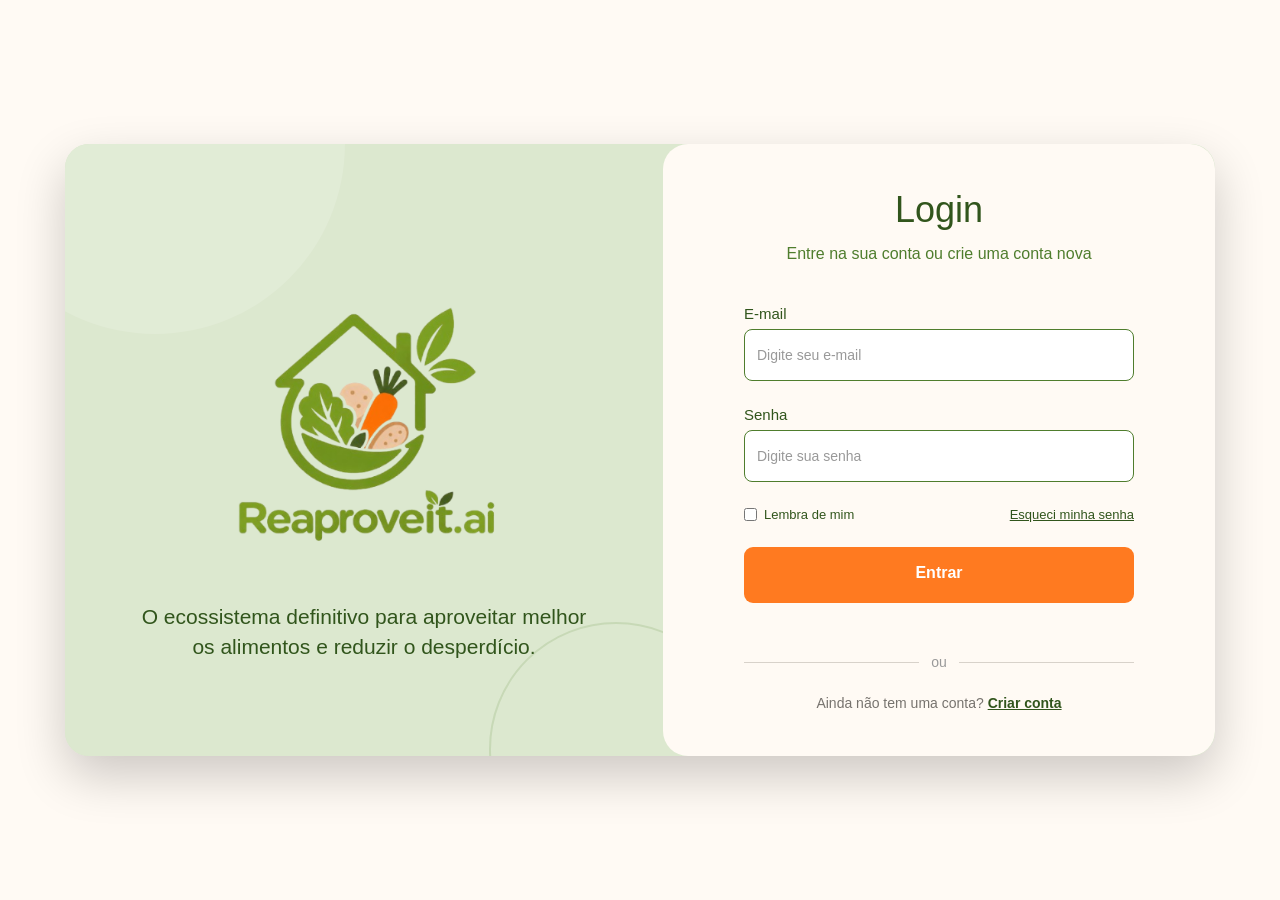
<file: index/paginaLogin.html>
<!DOCTYPE html>
<html lang="pt-BR">

<head>
    <meta charset="UTF-8">
    <meta name="viewport" content="width=device-width, initial-scale=1.0">

    <title>Reaproveit.ai - Login</title>

    <link rel="stylesheet" href="/css/paginaLogin.css">

    <link
        rel="icon"
        type="image/png"
        href="/imagens/favicon_reaproveita_maximo.png"
    >
</head>

<body>

    <main class="login-page">

        <div class="login-container">

            <!-- LADO ESQUERDO -->
            <section class="login-brand">

                <img
                    src="/imagens/imagem de loginnn.png"
                    alt="Reaproveit.ai"
                >

                <p>
                    O ecossistema definitivo para
                    aproveitar melhor os alimentos
                    e reduzir o desperdício.
                </p>

            </section>


            <!-- LADO DIREITO -->
            <section class="login-card">

                <div class="form-wrapper">

                    <h2>Login</h2>

                    <p class="subtitle">
                        Entre na sua conta ou crie uma conta nova
                    </p>


                    <!-- FORMULÁRIO DE LOGIN -->

                    <form id="loginForm">

                        <!-- E-MAIL -->

                        <label for="email">
                            E-mail
                        </label>

                        <div class="input-box">

                            <input
                                id="email"
                                type="email"
                                placeholder="Digite seu e-mail"
                                required
                            >

                        </div>


                        <!-- SENHA -->

                        <label for="password">
                            Senha
                        </label>

                        <div class="input-box">

                            <input
                                id="password"
                                type="password"
                                placeholder="Digite sua senha"
                                required
                            >

                            <button
                                type="button"
                                id="togglePassword"
                                class="show-password"
                            >
                                
                            </button>

                        </div>


                        <!-- OPÇÕES -->

                        <div class="options">

                            <label class="remember">

                                <input
                                    type="checkbox"
                                    id="remember"
                                >

                                <span>
                                    Lembra de mim
                                </span>

                            </label>


                            <button
                                type="button"
                                class="forgot"
                                id="forgotPassword"
                            >
                                Esqueci minha senha
                            </button>

                        </div>


                        <!-- BOTÃO ENTRAR -->

                        <button
                            class="enter-button"
                            type="submit"
                        >
                            Entrar
                        </button>


                        <!-- MENSAGEM -->

                        <p
                            id="message"
                            class="message"
                        ></p>

                    </form>


                    <!-- DIVISÓRIA -->

                    <div class="divider">
                        <span>ou</span>
                    </div>


                    <!-- CADASTRO -->

                    <p class="signup">

                        Ainda não tem uma conta?

                        <button
                            type="button"
                            id="openSignup"
                            onclick="window.location.href='cadastro.html'"
                        >
                            Criar conta
                        </button>

                    </p>

                </div>

            </section>

        </div>

    </main>


    <!-- JANELA DE CADASTRO -->

    <div
        class="modal hidden"
        id="signupModal"
    >

        <div class="modal-box">

            <button
                class="close"
                id="closeSignup"
            >
                ×
            </button>


            <h3>
                Criar conta
            </h3>


            <p>
                Cadastre um e-mail e uma senha.
            </p>


            <form id="signupForm">

                <label for="signupEmail">
                    E-mail
                </label>

                <input
                    id="signupEmail"
                    type="email"
                    placeholder="seuemail@email.com"
                    required
                >


                <label for="signupPassword">
                    Senha
                </label>

                <input
                    id="signupPassword"
                    type="password"
                    placeholder="Mínimo de 6 caracteres"
                    minlength="6"
                    required
                >


                <button
                    class="enter-button"
                    type="submit"
                >
                    Criar conta
                </button>


                <p
                    id="signupMessage"
                    class="message"
                ></p>

            </form>

        </div>

    </div>


    <script src="/js/paginaLogin.js"></script>

</body>

</html>
</file>
<file: css/cadrastro.css>
/* ================================= */
/* RESET */
/* ================================= */

* {
    margin: 0;
    padding: 0;
    box-sizing: border-box;
}


/* ================================= */
/* CORES */
/* ================================= */

:root {

    --green-dark: #31551c;

    --green: #4f7d2d;

    --green-light: #79a94b;

    --green-soft: #dce8cf;

    --cream: #fffaf4;

    --text: #26301f;

    --muted: #77736e;

    --border: #d4cec5;
}


/* ================================= */
/* BODY */
/* ================================= */

body {

    min-height: 100vh;

    font-family: Arial, Helvetica, sans-serif;

    background: var(--cream);

    display: flex;

    align-items: center;

    justify-content: center;

    padding: 40px;
}


/* ================================= */
/* PÁGINA */
/* ================================= */

.cadastro-page {

    width: 100%;

    min-height: 100vh;

    display: flex;

    align-items: center;

    justify-content: center;
}


/* ================================= */
/* CARD */
/* ================================= */

.cadastro-card {

    width: 100%;

    max-width: 575px;

    background: var(--cream);

    border-radius: 20px;

    padding: 42px 40px 38px;

    box-shadow:
        0 20px 50px rgba(0, 0, 0, 0.20);

    text-align: left;
}


/* ================================= */
/* LOGO */
/* ================================= */

.logo {

    display: block;

    width: 230px;

    height: auto;

    object-fit: contain;

    margin: 0 auto 18px;
}


/* ================================= */
/* TÍTULO */
/* ================================= */

.cadastro-card h1 {

    text-align: center;

    font-size: 28px;

    font-weight: 500;

    color: var(--green-dark);

    margin-bottom: 8px;
}


/* ================================= */
/* SUBTÍTULO */
/* ================================= */

.subtitle {
    text-align: center;
    font-size: 15px;
    margin-bottom: 30px;
    line-height: 1.4;
    color: #31551c;
}

.subtitle a {
    color: var(--green-light);
    text-decoration: underline;
    font-weight: 500;
    transition: 0.3s ease;
}

.subtitle a:hover {
    color: var(--green-light);
}


.subtitle a:hover {

    color: var(--green-dark);
}


/* ================================= */
/* LABEL */
/* ================================= */

.cadastro-card form > label {

    display: block;

    font-size: 13px;

    color: var(--green-dark);

    margin-bottom: 7px;
}


/* ================================= */
/* CAMPOS */
/* ================================= */

.input-box {

    width: 100%;

    height: 52px;

    display: flex;

    align-items: center;

    padding: 0 12px;

    margin-bottom: 13px;

    background: white;

    border: 1px solid var(--green);

    border-radius: 8px;

    transition: 0.3s ease;
}


.input-box:focus-within {

    border-color: var(--green-dark);

    box-shadow:
        0 0 0 3px rgba(79, 125, 45, 0.12);
}


/* ÍCONE */

.input-box > span {

    font-size: 15px;

    margin-right: 9px;

    flex-shrink: 0;
}


/* INPUT */

.input-box input {

    width: 100%;

    height: 100%;

    border: none;

    outline: none;

    background: transparent;

    font-size: 14px;

    color: var(--text);
}


.input-box input::placeholder {

    color: #999;
}


/* ================================= */
/* MOSTRAR SENHA */
/* ================================= */

.show-password {

    border: none;

    background: transparent;

    cursor: pointer;

    padding: 4px;

    font-size: 15px;

    flex-shrink: 0;

    transition: 0.3s ease;
}


.show-password:hover {

    transform: scale(1.1);
}


/* ================================= */
/* BOTÃO CRIAR CONTA */
/* ================================= */

.cadastro-button {

    display: block;

    margin: 22px auto 0;

    min-width: 135px;

    height: 48px;

    padding: 0 25px;

    border: none;

    border-radius: 8px;

    background: #ff7a20;

    color: white;

    font-size: 15px;

    font-weight: 700;

    cursor: pointer;

    transition: 0.35s ease;

    box-shadow:
        0 4px 0 #ff7a20;
}


/* HOVER */

.cadastro-button:hover {

    background: #ff7a20;

    transform: translateY(-3px);

    box-shadow:
        0 7px 0 #ff7a20;
}

/* ================================= */
/* MENSAGEM */
/* ================================= */

.message {

    min-height: 20px;

    text-align: center;

    margin-top: 10px;

    font-size: 13px;
}


/* ================================= */
/* RESPONSIVIDADE */
/* ================================= */

@media (max-width: 650px) {

    body {

        padding: 20px;
    }


    .cadastro-card {

        padding: 35px 25px 30px;

        border-radius: 16px;
    }


    .logo {

        width: 160px;
    }


    .cadastro-card h1 {

        font-size: 25px;
    }


    .subtitle {

        font-size: 14px;
    }
}


/* ================================= */
/* CELULAR PEQUENO */
/* ================================= */

@media (max-width: 430px) {

    body {

        padding: 10px;
    }


    .cadastro-card {

        padding: 30px 20px;
    }


    .logo {

        width: 145px;
    }


    .cadastro-card h1 {

        font-size: 23px;
    }


    .input-box {

        height: 50px;
    }
}
</file>
<file: css/paginaArtesanato.css>
/* =========================
   CONFIGURAÇÕES GERAIS
========================= */

* {
    margin: 0;
    padding: 0;
    box-sizing: border-box;
}

:root {
    --green: #3f4d1f;
    --green-dark: #344019;
    --green-soft: #e9edd7;

    --cream: #fbf9f1;
    --cream-2: #f5f1df;
    --cream-light: #fffdf8;

    --orange: #f47720;
    --orange-light: #ffe2cf;

    --text: #28301c;
    --muted: #74796d;

    --line: #e9e6d9;
    --white: #fffef9;
}

html {
    scroll-behavior: smooth;
}

body {
    min-height: 100vh;
    padding-top: 64px;

    font-family: "DM Sans", Arial, sans-serif;

    background: var(--cream);
    color: var(--text);
}


/* =========================
   CABEÇALHO
========================= */

.header {
    width: 100%;
    height: 64px;

    position: fixed;
    top: 0;
    left: 0;

    z-index: 1000;

    display: flex;
    align-items: center;
    justify-content: space-between;

    padding: 0 5.8%;

    background: rgba(255, 253, 248, .97);

    border-bottom: 1px solid #eeecdf;
}


/* LOGO */

.brand {
    width: 220px;

    display: flex;
    align-items: center;

    text-decoration: none;
}

.brand img {
    width: 190px;
    height: auto;

    display: block;
}


/* MENU */

.nav {
    height: 100%;

    display: flex;
    align-items: center;

    gap: 32px;
}

.nav > a {
    height: 100%;

    display: flex;
    align-items: center;

    text-decoration: none;

    color: #22271c;

    font-size: 14px;
    font-weight: 500;

    transition: .3s;
}

.nav > a:hover {
    color: var(--orange);
}


/* BOTÃO VOLTAR */

.nav > a.btn-topo {
    height: 44px;

    padding: 0 30px;

    display: flex;
    align-items: center;
    justify-content: center;

    border-radius: 10px;

    background: var(--orange);

    color: white;

    font-size: 15px;
    font-weight: 700;

    transition: .3s;
}

.nav > a.btn-topo:hover {
    color: white;

    transform: translateY(-2px);

    filter: brightness(.95);
}


/* =========================
   CONTEÚDO PRINCIPAL
========================= */

.pagina {
    width: 100%;

    padding: 8px 5.7% 15px;
}


/* =========================
   DESTAQUE INICIAL
========================= */

.hero-pagina {
    width: 100%;

    min-height: 370px;

    display: grid;

    grid-template-columns: 1fr 1fr;

    align-items: center;

    gap: 20px;

    overflow: hidden;
}


/* TEXTO */

.hero-conteudo {
    position: relative;

    z-index: 2;

    padding-left: 20px;
}

.hero-pagina h1 {
    max-width: 750px;

    color: var(--green-dark);

    font-size: clamp(50px, 5.3vw, 68px);

    font-weight: 800;

    line-height: 1.05;

    letter-spacing: -2.5px;

    margin-bottom: 18px;
}

.hero-pagina h1 span {
    display: block;

    color: var(--orange);

    font-size: 1.12em;
}


/* SUBTÍTULO */

.hero-conteudo .subtitulo {
    max-width: 650px;

    margin-bottom: 27px;

    color: #4c5047;

    font-size: 25px;

    font-weight: 500;

    line-height: 1.45;
}


/* DESCRIÇÃO */



.hero-conteudo .descricao {
    position: absolute;

    top: 60;
    left: 2px;

    z-index: 2;

    padding: 7px 15px;

    background: var(--green);

    color: white;

    font-size: 20px;

    font-weight: 700;

    border-radius: 15px 15px 0 0;
}


/* =========================
   IMAGEM DO DESTAQUE
========================= */

.hero-imagem {
    width: 100%;
    height: 360px;

    display: flex;

    align-items: center;
    justify-content: center;

    overflow: visible;
}

.hero-imagem img {
    width: 100%;

    max-width: 650px;

    height: 100%;

    object-fit: contain;

    display: block;

    position: relative;

    z-index: 2;

    transform: translate(5px, 5px);
}


/* =========================
   CARDS
========================= */

.cards-grid {
    width: 100%;

    display: grid;

    grid-template-columns: repeat(3, minmax(0, 1fr));

    gap: 18px;

    margin-top: 18px;
}

.card {
    min-width: 0;

    min-height: 250px;

    padding: 13px 14px;

    display: flex;

    flex-direction: column;

    align-items: center;

    text-align: center;

    background: var(--white);

    border: 1px solid #eeecdf;

    border-radius: 19px;

    box-shadow: 0 3px 12px rgba(40, 48, 28, .05);

    transition:
        transform .3s ease,
        box-shadow .3s ease;
}

.card:hover {
    transform: translateY(-4px);
 
   box-shadow: 0 10px 22px rgba(40, 48, 28, .09);
}


/* IMAGENS DOS CARDS */

.imagem-card {
    width: 100%;
    height: 96px;

    overflow: hidden;

    display: flex;

    align-items: center;
    justify-content: center;

    margin-bottom: 11px;

    border-radius: 11px;

    background: var(--green-soft);
}

.imagem-card img {
    width: 100%;
    height: 100%;

    display: block;

    object-fit: cover;

    transition: transform .4s ease;
}

.card:hover .imagem-card img {
    transform: scale(1.04);
}


/* TÍTULO DOS CARDS */

.card h3 {
    color: var(--green-dark);

    font-size: 17px;

    font-weight: 700;

    margin-bottom: 4px;
}


/* TRANSFORME EM */

.card span {
    display: block;

    color: var(--orange);

    font-size: 14px;

    font-weight: 700;

    margin-bottom: 3px;
}


/* DESCRIÇÃO */

.card p {
    max-width: 290px;

    color: var(--muted);

    font-size: 14px;

    line-height: 1.35;
}


/* =========================
   COMO COMEÇAR
========================= */

.passos {
    width: 100%;

    min-height: 95px;

    margin-top: 18px;

    padding: 15px 32px;

    display: grid;

    grid-template-columns: 1.1fr 3fr;

    align-items: center;

    gap: 25px;

    border-radius: 23px;

    background: var(--cream-2);
}


/* TÍTULO */

.passos h2 {
    color: var(--green-dark);

    font-size: 25px;

    font-weight: 700;

    white-space: nowrap;
}


/* LISTA DOS PASSOS */

.lista-passos {
    width: 100%;

    display: grid;

    grid-template-columns: repeat(3, minmax(0, 1fr));

    align-items: center;

    gap: 20px;
}


/* CADA PASSO */

.passo {
    display: flex;

    align-items: center;

    gap: 12px;

    min-width: 0;
}


/* NÚMEROS */

.numero {
    flex: 0 0 30px;

    width: 30px;
    height: 30px;

    display: flex;

    align-items: center;
    justify-content: center;

    border-radius: 50%;

    background: var(--orange);

    color: white;

    font-size: 15px;

    font-weight: 700;

    box-shadow: 0 3px 7px rgba(244, 119, 32, .2);
}


/* TEXTOS */

.texto-passo h3 {
    color: var(--orange);

    font-size: 15px;

    font-weight: 700;

    margin-bottom: 2px;
}

.texto-passo p {
    color: var(--muted);

    font-size: 12px;

    line-height: 1.4;
}


/* =========================
   BARRA DE REAPROVEITAMENTO
========================= */


/* =========================
   OUTRAS FORMAS DE REUTILIZAR
========================= */

.outras-formas {
    position: relative;

    width: calc(100% - 8.8%);

    max-width: 1650px;

    margin: 35px auto 40px;

    padding-top: 18px;
}


/* TÍTULO VERDE */

.outras-formas > h2 {
    position: absolute;
top: 0px;
    left: 0px;

    z-index: 2;

    padding: 7px 15px;

    background: var(--green);

    color: white;

    font-size: 20px;

    font-weight: 700;

    border-radius: 15px 15px 0 0;
}


/* BARRA */

.barra-reaproveitamento {
    width: 100%;

    min-height: 198px;

    padding: 45px 12px 18px;

    display: grid;

    grid-template-columns: repeat(5, minmax(0, 1fr));

    align-items: center;

    background: #fffaf5;

    border: 1px solid #e2d7c2;

    border-radius: 18px;
}


/* OPÇÕES */

.opcao {
    min-width: 0;

    min-height: 135px;

    display: flex;

    flex-direction: column;

    align-items: center;
    justify-content: center;

    text-align: center;

    text-decoration: none;

    padding: 0 8px;

    transition: .3s;
}

.opcao:not(:last-child) {
    border-right: 3px solid #eee9dd;
}

.opcao:hover {
    transform: translateY(-3px);
}


/* ÍCONES COM IMAGENS */

.opcao .icone {
    width: 80px;
    height: 80px;

    display: flex;

    align-items: center;
    justify-content: center;

    margin-bottom: 8px;

    background: #eeecd9;

    border: 2px solid #d3ceb8;

    border-radius: 50%;
}

.opcao .icone img {
    width: 48px;
    height: 48px;

    object-fit: contain;
}


/* NOMES */

.opcao strong {
    color: var(--green-dark);

    font-size: 15px;

    font-weight: 700;

    margin-bottom: 6px;
}


/* DESCRIÇÕES */

.opcao span {
    color: #383a32;

    font-size: 13px;

    line-height: 1.4;
}


/* DESTAQUE DA PÁGINA ATUAL */

.opcao.ativa strong {
    color: var(--green-dark);
}


/* =========================
   RODAPÉ
========================= */

.rodape {
    width: 100%;

    min-height: 80px;

    padding: 12px 6%;

    display: flex;

    align-items: center;
    justify-content: space-between;

    position: relative;

    background: #465326;

    color: #fffaf0;
}

.rodape-logo {
    display: flex;

    align-items: center;
}

.rodape-logo img {
    width: 150px;
    filter: brightness(0) invert(1);
    opacity: 0.95;

}

.rodape p {
    position: absolute;

    left: 50%;

    transform: translateX(-50%);

    font-size: 13px;

    font-weight: 500;

    white-space: nowrap;
}


/* =========================
   RESPONSIVIDADE
========================= */

@media (max-width: 900px) {

    .outras-formas {
        width: 92%;
    }

    .barra-reaproveitamento {
        grid-template-columns: repeat(3, minmax(0, 1fr));

        gap: 12px;
    }

    .opcao:not(:last-child) {
        border-right: none;
    }

}

@media (max-width: 600px) {

    .outras-formas {
        width: 92%;

        margin-top: 30px;
    }

    .outras-formas > h2 {
        font-size: 14px;

        left: 5px;
    }

    .barra-reaproveitamento {
        grid-template-columns: repeat(2, minmax(0, 1fr));

        padding-top: 45px;

        gap: 15px;
    }

    .opcao .icone {
        width: 65px;
        height: 65px;
    }

    .opcao .icone img {
        width: 38px;
        height: 38px;
    }

    .rodape {
        min-height: 75px;

        justify-content: center;

        padding: 15px;
    }

    .rodape-logo {
        display: none;
    }

    .rodape p {
        position: static;

        transform: none;

        font-size: 11px;
    }

}


.opcao:not(:last-child) {
    border-right: 1px solid #e8e5d9;

    border-radius: 0;
}

.opcao:hover,
.opcao.ativa {
    background: #fff8ed;

    border-radius: 13px;

    transform: translateY(-2px);
}


/* ÍCONES */



/* NOMES */

.opcao strong {
    color: var(--green-dark);

    font-size: 13px;

    font-weight: 700;

    margin-bottom: 2px;

    transition: .3s;
}

.opcao:hover strong,
.opcao.ativa strong {
    color: var(--orange);
}


/* DESCRIÇÕES */

.opcao span {
    max-width: 220px;

    color: #92958a;

    font-size: 11px;

    line-height: 1.35;
}

.opcao.ativa span {
    color: var(--orange);
}


/* =========================
   TABLET
========================= */

@media (max-width: 1100px) {

    .pagina {
        padding-left: 4%;
        padding-right: 4%;
    }

    .hero-pagina {
        min-height: 330px;
    }

    .hero-pagina h1 {
        font-size: 52px;
    }

    .hero-conteudo .subtitulo {
        font-size: 20px;
    }

    .hero-conteudo .descricao {
        font-size: 16px;
    }

    .hero-imagem {
        height: 320px;
    }

    .cards-grid {
        grid-template-columns: repeat(2, minmax(0, 1fr));
    }

    .card {
        min-height: 250px;
    }

    .passos {
        grid-template-columns: 1fr;
        gap: 15px;
    }

    .lista-passos {
        gap: 15px;
    }

    .barra-reaproveitamento {
        width: 92%;
    }

}


/* =========================
   CELULAR
========================= */

@media (max-width: 700px) {

    body {
        padding-top: 70px;
    }

    .header {
        height: 70px;

        padding: 0 18px;
    }

    .brand {
        width: auto;
    }

    .brand img {
        width: 155px;
    }

    .nav {
        display: none;
    }

    .pagina {
        padding: 22px 17px 25px;
    }


    /* HERO */

    .hero-pagina {
        grid-template-columns: 1fr;

        gap: 5px;

        min-height: auto;
    }

    .hero-conteudo {
        padding-left: 0;
    }

    .hero-pagina h1 {
        font-size: 43px;

        letter-spacing: -2px;

        margin-bottom: 15px;
    }

    .hero-conteudo .subtitulo {
        font-size: 19px;

        margin-bottom: 15px;
    }

    .hero-conteudo .descricao {
        font-size: 15px;
    }

    .hero-imagem {
        height: 250px;

        min-height: auto;
    }

    .hero-imagem img {
        max-width: 400px;

        transform: none;
    }


    /* CARDS */

    .cards-grid {
        grid-template-columns: 1fr;

        gap: 15px;

        margin-top: 15px;
    }

    .card {
        min-height: 250px;

        padding: 13px 15px;
    }

    .imagem-card {
        height: 140px;
    }

    .card h3 {
        font-size: 18px;
    }

    .card p {
        font-size: 14px;
    }


    /* PASSOS */

    .passos {
        padding: 22px 18px;

        margin-top: 20px;
    }

    .passos h2 {
        font-size: 23px;
    }

    .lista-passos {
        grid-template-columns: 1fr;

        gap: 20px;
    }

    .passo {
        align-items: center;
    }

    .texto-passo h3 {
        font-size: 15px;
    }

    .texto-passo p {
        font-size: 13px;
    }


    /* BARRA INFERIOR */

    .barra-reaproveitamento {
        width: calc(100% - 24px);

        margin: 0 auto 15px;

        padding: 10px 5px;

        grid-template-columns: repeat(2, minmax(0, 1fr));

        gap: 5px;
    }

    .opcao {
        min-height: 95px;
    }

    .opcao:not(:last-child) {
        border-right: none;
    }

    .opcao strong {
        font-size: 13px;
    }

    .opcao span {
        font-size: 11px;
    }

}


/* =========================
   CELULARES PEQUENOS
========================= */

@media (max-width: 380px) {

    .hero-pagina h1 {
        font-size: 37px;
    }

    .hero-conteudo .subtitulo {
        font-size: 17px;
    }

    .barra-reaproveitamento {
        grid-template-columns: 1fr 1fr;
    }

}
</file>
<file: css/paginaCompostagem.css>
/* =========================
   CONFIGURAÇÕES GERAIS
========================= */

* {
    margin: 0;
    padding: 0;
    box-sizing: border-box;
}

:root {
    --green: #3f4d1f;
    --green-dark: #344019;
    --green-soft: #e9edd7;

    --cream: #fbf9f1;
    --cream-2: #f5f1df;
    --cream-light: #fffdf8;

    --orange: #f47720;
    --orange-light: #ffe2cf;

    --text: #28301c;
    --muted: #74796d;

    --line: #e9e6d9;
    --white: #fffef9;
}

html {
    scroll-behavior: smooth;
}

body {
    min-height: 100vh;
    padding-top: 64px;

    font-family: "DM Sans", Arial, sans-serif;

    background: var(--cream);
    color: var(--text);
}


/* =========================
   CABEÇALHO
========================= */

.header {
    width: 100%;
    height: 64px;

    position: fixed;
    top: 0;
    left: 0;

    z-index: 1000;

    display: flex;
    align-items: center;
    justify-content: space-between;

    padding: 0 5.8%;

    background: rgba(255, 253, 248, .97);

    border-bottom: 1px solid #eeecdf;
}


/* LOGO */

.brand {
    width: 220px;

    display: flex;
    align-items: center;

    text-decoration: none;
}

.brand img {
    width: 190px;
    height: auto;

    display: block;
}


/* MENU */

.nav {
    height: 100%;

    display: flex;
    align-items: center;

    gap: 32px;
}

.nav > a {
    height: 100%;

    display: flex;
    align-items: center;

    text-decoration: none;

    color: #22271c;

    font-size: 14px;
    font-weight: 500;

    transition: .3s;
}

.nav > a:hover {
    color: var(--orange);
}


/* BOTÃO VOLTAR */

.nav > a.btn-topo {
    height: 44px;

    padding: 0 30px;

    display: flex;
    align-items: center;
    justify-content: center;

    border-radius: 10px;

    background: var(--orange);

    color: white;

    font-size: 15px;
    font-weight: 700;

    transition: .3s;
}

.nav > a.btn-topo:hover {
    color: white;

    transform: translateY(-2px);

    filter: brightness(.95);
}


/* =========================
   CONTEÚDO PRINCIPAL
========================= */

.pagina {
    width: 100%;

    padding: 8px 5.7% 15px;
}


/* =========================
   DESTAQUE INICIAL
========================= */

.hero-pagina {
    width: 100%;

    min-height: 370px;

    display: grid;

    grid-template-columns: 1fr 1fr;

    align-items: center;

    gap: 20px;

    overflow: hidden;
}


/* TEXTO */

.hero-conteudo {
    position: relative;

    z-index: 2;

    padding-left: 20px;
}

.hero-pagina h1 {
    max-width: 750px;

    margin-top: 10%;

    color: var(--green-dark);

    font-size: clamp(50px, 5.3vw, 68px);

    font-weight: 800;

    line-height: 1.05;

    letter-spacing: -2.5px;

    margin-bottom: 18px;
}

.hero-pagina h1 span {
    display: inline;

    color: var(--orange);
}


/* SUBTÍTULO */

.hero-conteudo .subtitulo {
    max-width: 650px;

    margin-bottom: 27px;

    color: #4c5047;

    font-size: 25px;

    font-weight: 500;

    line-height: 1.45;
}


/* DESCRIÇÃO */

.hero-conteudo .descricao {
     display: inline-block;

    top: 45px;

    padding: 7px 18px;

    background: var(--green);

    color: white;

    font-size: 20px;

    font-weight: 700;

    border-radius: 15px 15px 0 0;
}


/* =========================
   IMAGEM DO DESTAQUE
========================= */

.hero-imagem {
    width: 100%;
    height: 360px;

    display: flex;

    align-items: center;
    justify-content: center;

    overflow: visible;
}

.hero-imagem img {
    width: 100%;

    max-width: 650px;

    height: 100%;

    object-fit: contain;

    display: block;

    position: relative;

    z-index: 2;

    transform: translate(5px, 5px);
}


/* =========================
   INTRODUÇÃO
========================= */

.introducao {
    padding: 15px 0 5px;
}



.introducao h2 {
    color: var(--green-dark);

    font-size: 28px;

    font-weight: 700;

    margin-bottom: 8px;
}

.introducao p {
    max-width: 800px;

    color: var(--muted);

    font-size: 15px;

    line-height: 1.6;
}


/* =========================
   CARDS
========================= */

.cards-grid {
    width: 100%;

    display: grid;

    grid-template-columns: repeat(3, minmax(0, 1fr));

    gap: 18px;

    margin-top: 18px;
}

.card {
    min-width: 0;

    min-height: 250px;

    padding: 13px 14px;

    display: flex;

    flex-direction: column;

    align-items: center;

    text-align: center;

    background: var(--white);

    border: 1px solid #eeecdf;

    border-radius: 19px;

    box-shadow: 0 3px 12px rgba(40, 48, 28, .05);

    transition:
        transform .3s ease,
        box-shadow .3s ease;
}

.card:hover {
    transform: translateY(-4px);

    box-shadow: 0 10px 22px rgba(40, 48, 28, .09);
}


/* IMAGENS DOS CARDS */

.imagem-card {
    width: 100%;
    height: 120px;

    overflow: hidden;

    display: flex;

    align-items: center;
    justify-content: center;

    margin-bottom: 11px;

    border-radius: 11px;

    background: var(--green-soft);
}

.imagem-card img {
    width: 100%;
    height: 100%;

    display: block;

    object-fit: cover;

    transition: transform .4s ease;
}

.card:hover .imagem-card img {
    transform: scale(1.04);
}


/* TÍTULOS */

.card h3 {
    color: var(--green-dark);

    font-size: 17px;

    font-weight: 700;

    margin-bottom: 4px;
}


/* REUTILIZE COMO */

.card span {
    display: block;

    color: var(--orange);

    font-size: 14px;

    font-weight: 700;

    margin-bottom: 3px;
}


/* DESCRIÇÕES */

.card p {
    max-width: 290px;

    color: var(--muted);

    font-size: 14px;

    line-height: 1.4;
}


/* =========================
   COMO COMEÇAR
========================= */

.passos {
    width: 100%;

    min-height: 95px;

    margin-top: 22px;

    padding: 15px 32px;

    display: grid;

    grid-template-columns: 1.1fr 3fr;

    align-items: center;

    gap: 25px;

    border-radius: 23px;

    background: var(--cream-2);
}


/* TÍTULO */

.passos h2 {
    color: var(--green-dark);

    font-size: 25px;

    font-weight: 700;

    white-space: nowrap;
}


/* LISTA */

.lista-passos {
    width: 100%;

    display: grid;

    grid-template-columns: repeat(3, minmax(0, 1fr));

    align-items: center;

    gap: 20px;
}


/* CADA PASSO */

.passo {
    display: flex;

    align-items: center;

    gap: 12px;

    min-width: 0;
}


/* NÚMEROS */

.numero {
    flex: 0 0 30px;

    width: 30px;
    height: 30px;

    display: flex;

    align-items: center;
    justify-content: center;

    border-radius: 50%;

    background: var(--orange);

    color: white;

    font-size: 15px;

    font-weight: 700;

    box-shadow: 0 3px 7px rgba(244, 119, 32, .2);
}


/* TEXTOS */

.texto-passo h3 {
    color: var(--orange);

    font-size: 15px;

    font-weight: 700;

    margin-bottom: 2px;
}

.texto-passo p {
    color: var(--muted);

    font-size: 12px;

    line-height: 1.4;
}


/* =========================
   OUTRAS FORMAS DE REUTILIZAR
========================= */

.outras-formas {
    position: relative;

    width: calc(100% - 8.8%);

    max-width: 1650px;

    margin: 35px auto 40px;

    padding-top: 18px;
}


/* TÍTULO */

.outras-formas > h2 {
    position: absolute;

    top: 0;
    left: 0;

    z-index: 2;

    padding: 7px 15px;

    background: var(--green);

    color: white;

    font-size: 20px;

    font-weight: 700;

    border-radius: 15px 15px 0 0;
}


/* BARRA */

.barra-reaproveitamento {
    width: 100%;

    min-height: 198px;

    padding: 45px 12px 18px;

    display: grid;

    grid-template-columns: repeat(5, minmax(0, 1fr));

    align-items: center;

    background: #fffaf5;

    border: 1px solid #e2d7c2;

    border-radius: 18px;
}


/* OPÇÕES */

.opcao {
    min-width: 0;

    min-height: 135px;

    display: flex;

    flex-direction: column;

    align-items: center;
    justify-content: center;

    text-align: center;

    text-decoration: none;

    padding: 0 8px;

    transition: .3s;
}

.opcao:not(:last-child) {
    border-right: 1px solid #e8e5d9;

    border-radius: 0;
}

.opcao:hover,
.opcao.ativa {
    background: #fff8ed;

    border-radius: 13px;

    transform: translateY(-2px);
}


/* ÍCONES */

.opcao .icone {
    width: 80px;
    height: 80px;

    display: flex;

    align-items: center;
    justify-content: center;

    margin-bottom: 8px;

    background: #eeecd9;

    border: 2px solid #d3ceb8;

    border-radius: 50%;
}

.opcao .icone img {
    width: 48px;
    height: 48px;

    object-fit: contain;
}


/* NOMES */

.opcao strong {
    color: var(--green-dark);

    font-size: 13px;

    font-weight: 700;

    margin-bottom: 2px;

    transition: .3s;
}

.opcao:hover strong,
.opcao.ativa strong {
    color: var(--orange);
}


/* DESCRIÇÕES */

.opcao span {
    max-width: 220px;

    color: #92958a;

    font-size: 11px;

    line-height: 1.35;
}

.opcao.ativa span {
    color: var(--orange);
}


/* =========================
   RODAPÉ
========================= */

.rodape {
    width: 100%;

    min-height: 80px;

    padding: 12px 6%;

    display: flex;

    align-items: center;
    justify-content: space-between;

    position: relative;

    background: #465326;

    color: #fffaf0;
}

.rodape-logo {
    display: flex;

    align-items: center;
}

.rodape-logo img {
    width: 150px;

    filter: brightness(0) invert(1);

    opacity: 0.95;
}

.rodape p {
    position: absolute;

    left: 50%;

    transform: translateX(-50%);

    font-size: 13px;

    font-weight: 500;

    white-space: nowrap;
}


/* =========================
   TABLET
========================= */

@media (max-width: 1100px) {

    .pagina {
        padding-left: 4%;
        padding-right: 4%;
    }

    .hero-pagina {
        min-height: 330px;
    }

    .hero-pagina h1 {
        font-size: 52px;
    }

    .hero-conteudo .subtitulo {
        font-size: 20px;
    }

    .hero-conteudo .descricao {
        font-size: 14px;
    }

    .hero-imagem {
        height: 320px;
    }

    .cards-grid {
        grid-template-columns: repeat(2, minmax(0, 1fr));
    }

    .card {
        min-height: 250px;
    }

    .passos {
        grid-template-columns: 1fr;
        gap: 15px;
    }

    .lista-passos {
        gap: 15px;
    }

    .barra-reaproveitamento {
        width: 100%;
    }
}


/* =========================
   CELULAR
========================= */

@media (max-width: 700px) {

    body {
        padding-top: 70px;
    }

    .header {
        height: 70px;

        padding: 0 18px;
    }

    .brand {
        width: auto;
    }

    .brand img {
        width: 155px;
    }

    .nav {
        display: none;
    }

    .pagina {
        padding: 22px 17px 25px;
    }


    /* HERO */

    .hero-pagina {
        grid-template-columns: 1fr;

        gap: 5px;

        min-height: auto;
    }

    .hero-conteudo {
        padding-left: 0;
    }

    .hero-pagina h1 {
        font-size: 43px;

        letter-spacing: -2px;

        margin-bottom: 15px;
    }

    .hero-conteudo .subtitulo {
        font-size: 19px;

        margin-bottom: 15px;
    }

    .hero-conteudo .descricao {
        font-size: 13px;
    }

    .hero-imagem {
        height: 250px;

        min-height: auto;
    }

    .hero-imagem img {
        max-width: 400px;

        transform: none;
    }


    /* INTRODUÇÃO */

    .introducao {
        padding-top: 25px;
    }

    .introducao h2 {
        font-size: 23px;
    }

    .introducao p {
        font-size: 14px;
    }


    /* CARDS */

    .cards-grid {
        grid-template-columns: 1fr;

        gap: 15px;

        margin-top: 15px;
    }

    .card {
        min-height: 250px;

        padding: 13px 15px;
    }

    .imagem-card {
        height: 140px;
    }

    .card h3 {
        font-size: 18px;
    }

    .card p {
        font-size: 14px;
    }


    /* PASSOS */

    .passos {
        padding: 22px 18px;

        margin-top: 20px;
    }

    .passos h2 {
        font-size: 23px;
    }

    .lista-passos {
        grid-template-columns: 1fr;

        gap: 20px;
    }

    .passo {
        align-items: center;
    }

    .texto-passo h3 {
        font-size: 15px;
    }

    .texto-passo p {
        font-size: 13px;
    }


    /* OUTRAS FORMAS */

    .outras-formas {
        width: 92%;

        margin-top: 30px;
    }

    .outras-formas > h2 {
        font-size: 14px;

        left: 5px;
    }

    .barra-reaproveitamento {
        grid-template-columns: repeat(2, minmax(0, 1fr));

        padding-top: 45px;

        gap: 15px;
    }

    .opcao {
        min-height: 95px;

        border-right: none !important;
    }

    .opcao .icone {
        width: 65px;
        height: 65px;
    }

    .opcao .icone img {
        width: 38px;
        height: 38px;
    }

    .opcao strong {
        font-size: 13px;
    }

    .opcao span {
        font-size: 11px;
    }


    /* RODAPÉ */

    .rodape {
        min-height: 75px;

        justify-content: center;

        padding: 15px;
    }

    .rodape-logo {
        display: none;
    }

    .rodape p {
        position: static;

        transform: none;

        font-size: 11px;
    }

}


/* =========================
   CELULARES PEQUENOS
========================= */

@media (max-width: 380px) {

    .hero-pagina h1 {
        font-size: 37px;
    }

    .hero-conteudo .subtitulo {
        font-size: 17px;
    }

    .barra-reaproveitamento {
        grid-template-columns: 1fr 1fr;
    }

}
</file>
<file: css/paginaJardinagem.css>
/* =========================
   CONFIGURAÇÕES GERAIS
========================= */

* {
    margin: 0;
    padding: 0;
    box-sizing: border-box;
}

:root {
    --green: #3f4d1f;
    --green-dark: #344019;
    --green-soft: #e9edd7;

    --cream: #fbf9f1;
    --cream-2: #f5f1df;
    --cream-light: #fffdf8;

    --orange: #f47720;
    --orange-light: #ffe2cf;

    --text: #28301c;
    --muted: #74796d;

    --line: #e9e6d9;
    --white: #fffef9;
}

html {
    scroll-behavior: smooth;
}

body {
    min-height: 100vh;
    padding-top: 64px;

    font-family: "DM Sans", Arial, sans-serif;

    background: var(--cream);
    color: var(--text);
}


/* =========================
   CABEÇALHO
========================= */

.header {
    width: 100%;
    height: 64px;

    position: fixed;
    top: 0;
    left: 0;

    z-index: 1000;

    display: flex;
    align-items: center;
    justify-content: space-between;

    padding: 0 5.8%;

    background: rgba(255, 253, 248, .97);

    border-bottom: 1px solid #eeecdf;
}


/* LOGO */

.brand {
    width: 220px;

    display: flex;
    align-items: center;

    text-decoration: none;
}

.brand img {
    width: 190px;
    height: auto;

    display: block;
}


/* MENU */

.nav {
    height: 100%;

    display: flex;
    align-items: center;

    gap: 32px;
}

.nav>a {
    height: 100%;

    display: flex;
    align-items: center;

    text-decoration: none;

    color: #22271c;

    font-size: 14px;
    font-weight: 500;

    transition: .3s;
}

.nav>a:hover {
    color: var(--orange);
}


/* BOTÃO VOLTAR */

.nav>a.btn-topo {
    height: 44px;

    padding: 0 30px;

    display: flex;
    align-items: center;
    justify-content: center;

    border-radius: 10px;

    background: var(--orange);

    color: white;

    font-size: 15px;
    font-weight: 700;

    transition: .3s;
}

.nav>a.btn-topo:hover {
    color: white;

    transform: translateY(-2px);

    filter: brightness(.95);
}


/* =========================
   CONTEÚDO PRINCIPAL
========================= */

.pagina {
    width: 100%;

    padding: 8px 5.7% 15px;
}


/* =========================
   DESTAQUE INICIAL
========================= */

.hero-pagina {
    width: 100%;

    min-height: 370px;

    display: grid;

    grid-template-columns: 1fr 1fr;

    align-items: center;

    gap: 20px;

    overflow: hidden;
}


/* TEXTO */

.hero-conteudo {
    position: relative;

    z-index: 2;

    padding-left: 20px;
}

.hero-pagina h1 {
    max-width: 750px;

    margin-top: 10%;

    color: var(--green-dark);

    font-size: clamp(50px, 5.3vw, 68px);

    font-weight: 800;

    line-height: 1.05;

    letter-spacing: -2.5px;

    margin-bottom: 18px;
}

.hero-pagina h1 span {
    display: block;

    color: var(--orange);
}


/* SUBTÍTULO */

.hero-conteudo .subtitulo {
    max-width: 650px;

    margin-bottom: 27px;

    color: #4c5047;

    font-size: 25px;

    font-weight: 500;

    line-height: 1.45;
}


/* DESCRIÇÃO */

.hero-conteudo .descricao {
    display: inline-block;

    top: 45px;

    padding: 7px 18px;

    background: var(--green);

    color: white;

    font-size: 20px;

    font-weight: 700;

    border-radius: 15px 15px 0 0;
}


/* =========================
   IMAGEM DO DESTAQUE
========================= */

.hero-imagem {
    width: 100%;
    height: 360px;

    display: flex;

    align-items: center;
    justify-content: center;

    overflow: visible;
}

.hero-imagem img {
    width: 100%;

    max-width: 650px;

    height: 100%;

    object-fit: contain;

    display: block;

    position: relative;

    z-index: 2;

    transform: translate(5px, 5px);
}


/* =========================
   INTRODUÇÃO
========================= */

.introducao {
    padding: 15px 0 5px;
}

.introducao h2 {
    color: var(--green-dark);

    font-size: 28px;

    font-weight: 700;

    margin-bottom: 8px;
}

.introducao p {
    max-width: 800px;

    color: var(--muted);

    font-size: 15px;

    line-height: 1.6;
}


/* =========================
   CARDS
========================= */

.cards-grid {
    width: 100%;

    display: grid;

    grid-template-columns: repeat(3, minmax(0, 1fr));

    gap: 18px;

    margin-top: 18px;
}

.card {
    min-width: 0;

    min-height: 250px;

    padding: 13px 14px;

    display: flex;

    flex-direction: column;

    align-items: center;

    text-align: center;

    background: var(--white);

    border: 1px solid #eeecdf;

    border-radius: 19px;

    box-shadow: 0 3px 12px rgba(40, 48, 28, .05);

    transition:
        transform .3s ease,
        box-shadow .3s ease;
}

.card:hover {
    transform: translateY(-4px);

    box-shadow: 0 10px 22px rgba(40, 48, 28, .09);
}


/* IMAGENS DOS CARDS */

.imagem-card {
    width: 100%;
    height: 120px;

    overflow: hidden;

    display: flex;

    align-items: center;
    justify-content: center;

    margin-bottom: 11px;

    border-radius: 11px;

    background: var(--green-soft);
}

.imagem-card img {
    width: 100%;
    height: 100%;

    display: block;

    object-fit: cover;

    transition: transform .4s ease;
}

.card:hover .imagem-card img {
    transform: scale(1.04);
}


/* TÍTULOS */

.card h3 {
    color: var(--green-dark);

    font-size: 17px;

    font-weight: 700;

    margin-bottom: 4px;
}


/* REUTILIZE COMO */

.card span {
    display: block;

    color: var(--orange);

    font-size: 14px;

    font-weight: 700;

    margin-bottom: 3px;
}


/* DESCRIÇÕES */

.card p {
    max-width: 290px;

    color: var(--muted);

    font-size: 14px;

    line-height: 1.4;
}


/* =========================
   COMO COMEÇAR
========================= */

.passos {
    width: 100%;

    min-height: 95px;

    margin-top: 22px;

    padding: 15px 32px;

    display: grid;

    grid-template-columns: 1.1fr 3fr;

    align-items: center;

    gap: 25px;

    border-radius: 23px;

    background: var(--cream-2);
}


/* TÍTULO */

.passos h2 {
    color: var(--green-dark);

    font-size: 25px;

    font-weight: 700;

    white-space: nowrap;
}


/* LISTA */

.lista-passos {
    width: 100%;

    display: grid;

    grid-template-columns: repeat(3, minmax(0, 1fr));

    align-items: center;

    gap: 20px;
}


/* CADA PASSO */

.passo {
    display: flex;

    align-items: center;

    gap: 12px;

    min-width: 0;
}


/* NÚMEROS */

.numero {
    flex: 0 0 30px;

    width: 30px;
    height: 30px;

    display: flex;

    align-items: center;
    justify-content: center;

    border-radius: 50%;

    background: var(--orange);

    color: white;

    font-size: 15px;

    font-weight: 700;

    box-shadow: 0 3px 7px rgba(244, 119, 32, .2);
}


/* TEXTOS */

.texto-passo h3 {
    color: var(--orange);

    font-size: 15px;

    font-weight: 700;

    margin-bottom: 2px;
}

.texto-passo p {
    color: var(--muted);

    font-size: 12px;

    line-height: 1.4;
}


/* =========================
   OUTRAS FORMAS DE REUTILIZAR
========================= */

.outras-formas {
    position: relative;

    width: calc(100% - 8.8%);

    max-width: 1650px;

    margin: 35px auto 40px;

    padding-top: 18px;
}


/* TÍTULO */

.outras-formas>h2 {
    position: absolute;

    top: 0;
    left: 0;

    z-index: 2;

    padding: 7px 15px;

    background: var(--green);

    color: white;

    font-size: 20px;

    font-weight: 700;

    border-radius: 15px 15px 0 0;
}


/* BARRA */

.barra-reaproveitamento {
    width: 100%;

    min-height: 198px;

    padding: 45px 12px 18px;

    display: grid;

    grid-template-columns: repeat(5, minmax(0, 1fr));

    align-items: center;

    background: #fffaf5;

    border: 1px solid #e2d7c2;

    border-radius: 18px;
}


/* OPÇÕES */

.opcao {
    min-width: 0;

    min-height: 135px;

    display: flex;

    flex-direction: column;

    align-items: center;
    justify-content: center;

    text-align: center;

    text-decoration: none;

    padding: 0 8px;

    transition: .3s;
}

.opcao:not(:last-child) {
    border-right: 1px solid #e8e5d9;

    border-radius: 0;
}

.opcao:hover,
.opcao.ativa {
    background: #fff8ed;

    border-radius: 13px;

    transform: translateY(-2px);
}


/* ÍCONES */

.opcao .icone {
    width: 80px;
    height: 80px;

    display: flex;

    align-items: center;
    justify-content: center;

    margin-bottom: 8px;

    background: #eeecd9;

    border: 2px solid #d3ceb8;

    border-radius: 50%;
}

.opcao .icone img {
    width: 48px;
    height: 48px;

    object-fit: contain;
}


/* NOMES */

.opcao strong {
    color: var(--green-dark);

    font-size: 13px;

    font-weight: 700;

    margin-bottom: 2px;

    transition: .3s;
}

.opcao:hover strong,
.opcao.ativa strong {
    color: var(--orange);
}


/* DESCRIÇÕES */

.opcao span {
    max-width: 220px;

    color: #92958a;

    font-size: 11px;

    line-height: 1.35;
}

.opcao.ativa span {
    color: var(--orange);
}


/* =========================
   RODAPÉ
========================= */

.rodape {
    width: 100%;

    min-height: 80px;

    padding: 12px 6%;

    display: flex;

    align-items: center;
    justify-content: space-between;

    position: relative;

    background: #465326;

    color: #fffaf0;
}

.rodape-logo {
    display: flex;

    align-items: center;
}

.rodape-logo img {
    width: 150px;

    filter: brightness(0) invert(1);

    opacity: 0.95;
}

.rodape p {
    position: absolute;

    left: 50%;

    transform: translateX(-50%);

    font-size: 13px;

    font-weight: 500;

    white-space: nowrap;
}


/* =========================
   TABLET
========================= */

@media (max-width: 1100px) {

    .pagina {
        padding-left: 4%;
        padding-right: 4%;
    }

    .hero-pagina {
        min-height: 330px;
    }

    .hero-pagina h1 {
        font-size: 52px;
    }

    .hero-conteudo .subtitulo {
        font-size: 20px;
    }

    .hero-conteudo .descricao {
        font-size: 14px;
    }

    .hero-imagem {
        height: 320px;
    }

    .cards-grid {
        grid-template-columns: repeat(2, minmax(0, 1fr));
    }

    .card {
        min-height: 250px;
    }

    .passos {
        grid-template-columns: 1fr;
        gap: 15px;
    }

    .lista-passos {
        gap: 15px;
    }

    .barra-reaproveitamento {
        width: 100%;
    }
}


/* =========================
   CELULAR
========================= */

@media (max-width: 700px) {

    body {
        padding-top: 70px;
    }

    .header {
        height: 70px;

        padding: 0 18px;
    }

    .brand {
        width: auto;
    }

    .brand img {
        width: 155px;
    }

    .nav {
        display: none;
    }

    .pagina {
        padding: 22px 17px 25px;
    }


    /* HERO */

    .hero-pagina {
        grid-template-columns: 1fr;

        gap: 5px;

        min-height: auto;
    }

    .hero-conteudo {
        padding-left: 0;
    }

    .hero-pagina h1 {
        font-size: 43px;

        letter-spacing: -2px;

        margin-bottom: 15px;
    }

    .hero-conteudo .subtitulo {
        font-size: 19px;

        margin-bottom: 15px;
    }

    .hero-conteudo .descricao {
        font-size: 13px;
    }

    .hero-imagem {
        height: 250px;

        min-height: auto;
    }

    .hero-imagem img {
        max-width: 400px;

        transform: none;
    }


    /* INTRODUÇÃO */

    .introducao {
        padding-top: 25px;
    }

    .introducao h2 {
        font-size: 23px;
    }

    .introducao p {
        font-size: 14px;
    }


    /* CARDS */

    .cards-grid {
        grid-template-columns: 1fr;

        gap: 15px;

        margin-top: 15px;
    }

    .card {
        min-height: 250px;

        padding: 13px 15px;
    }

    .imagem-card {
        height: 140px;
    }

    .card h3 {
        font-size: 18px;
    }

    .card p {
        font-size: 14px;
    }


    /* PASSOS */

    .passos {
        padding: 22px 18px;

        margin-top: 20px;
    }

    .passos h2 {
        font-size: 23px;
    }

    .lista-passos {
        grid-template-columns: 1fr;

        gap: 20px;
    }

    .passo {
        align-items: center;
    }

    .texto-passo h3 {
        font-size: 15px;
    }

    .texto-passo p {
        font-size: 13px;
    }


    /* OUTRAS FORMAS */

    .outras-formas {
        width: 92%;

        margin-top: 30px;
    }

    .outras-formas>h2 {
        font-size: 14px;

        left: 5px;
    }

    .barra-reaproveitamento {
        grid-template-columns: repeat(2, minmax(0, 1fr));

        padding-top: 45px;

        gap: 15px;
    }

    .opcao {
        min-height: 95px;

        border-right: none !important;
    }

    .opcao .icone {
        width: 65px;
        height: 65px;
    }

    .opcao .icone img {
        width: 38px;
        height: 38px;
    }

    .opcao strong {
        font-size: 13px;
    }

    .opcao span {
        font-size: 11px;
    }


    /* RODAPÉ */

    .rodape {
        min-height: 75px;

        justify-content: center;

        padding: 15px;
    }

    .rodape-logo {
        display: none;
    }

    .rodape p {
        position: static;

        transform: none;

        font-size: 11px;
    }

}


/* =========================
   CELULARES PEQUENOS
========================= */

@media (max-width: 380px) {

    .hero-pagina h1 {
        font-size: 37px;
    }

    .hero-conteudo .subtitulo {
        font-size: 17px;
    }

    .barra-reaproveitamento {
        grid-template-columns: 1fr 1fr;
    }

}


/* AJUSTE DA IMAGEM DA JARDINAGEM */

.hero-imagem img {
    object-fit: contain;
}
</file>
<file: css/paginaLimpeza.css>
/* =========================
   CONFIGURAÇÕES GERAIS
========================= */

* {
    margin: 0;
    padding: 0;
    box-sizing: border-box;
}

:root {
    --green: #3f4d1f;
    --green-dark: #344019;
    --green-soft: #e9edd7;

    --cream: #fbf9f1;
    --cream-2: #f5f1df;
    --cream-light: #fffdf8;

    --orange: #f47720;
    --orange-light: #ffe2cf;

    --text: #28301c;
    --muted: #74796d;

    --line: #e9e6d9;
    --white: #fffef9;
}

html {
    scroll-behavior: smooth;
}

body {
    min-height: 100vh;
    padding-top: 64px;

    font-family: "DM Sans", Arial, sans-serif;

    background: var(--cream);
    color: var(--text);
}


/* =========================
   CABEÇALHO
========================= */

.header {
    width: 100%;
    height: 64px;

    position: fixed;
    top: 0;
    left: 0;

    z-index: 1000;

    display: flex;
    align-items: center;
    justify-content: space-between;

    padding: 0 5.8%;

    background: rgba(255, 253, 248, .97);

    border-bottom: 1px solid #eeecdf;
}


/* LOGO */

.brand {
    width: 220px;

    display: flex;
    align-items: center;

    text-decoration: none;
}

.brand img {
    width: 190px;
    height: auto;

    display: block;
}


/* MENU */

.nav {
    height: 100%;

    display: flex;
    align-items: center;

    gap: 32px;
}

.nav > a {
    height: 100%;

    display: flex;
    align-items: center;

    text-decoration: none;

    color: #22271c;

    font-size: 14px;
    font-weight: 500;

    transition: .3s;
}

.nav > a:hover {
    color: var(--orange);
}


/* BOTÃO VOLTAR */

.nav > a.btn-topo {
    height: 44px;

    padding: 0 30px;

    display: flex;
    align-items: center;
    justify-content: center;

    border-radius: 10px;

    background: var(--orange);

    color: white;

    font-size: 15px;
    font-weight: 700;

    transition: .3s;
}

.nav > a.btn-topo:hover {
    color: white;

    transform: translateY(-2px);

    filter: brightness(.95);
}


/* =========================
   CONTEÚDO PRINCIPAL
========================= */

.pagina {
    width: 100%;

    padding: 8px 5.7% 15px;
}


/* =========================
   DESTAQUE INICIAL
========================= */

.hero-pagina {
    width: 100%;

    min-height: 370px;

    display: grid;

    grid-template-columns: 1fr 1fr;

    align-items: center;

    gap: 20px;

    overflow: hidden;
}


/* TEXTO */

.hero-conteudo {
    position: relative;

    z-index: 2;

    padding-left: 20px;
}

.hero-pagina h1 {
    max-width: 750px;

    margin-top: 10%;

    color: var(--green-dark);

    font-size: clamp(50px, 5.3vw, 68px);

    font-weight: 800;

    line-height: 1.05;

    letter-spacing: -2.5px;

    margin-bottom: 18px;
}

.hero-pagina h1 span {
    display: inline;

    color: var(--orange);
}


/* SUBTÍTULO */

.hero-conteudo .subtitulo {
    max-width: 650px;

    margin-bottom: 27px;

    color: #4c5047;

    font-size: 25px;

    font-weight: 500;

    line-height: 1.45;
}


/* DESCRIÇÃO */

.hero-conteudo .descricao {
    display: inline-block;

    top: 45px;

    padding: 7px 18px;

    background: var(--green);

    color: white;

    font-size: 20px;

    font-weight: 700;

    border-radius: 15px 15px 0 0;
}


/* =========================
   IMAGEM DO DESTAQUE
========================= */

.hero-imagem {
    width: 100%;
    height: 360px;

    display: flex;

    align-items: center;
    justify-content: center;

    overflow: visible;
}

.hero-imagem img {
    width: 100%;

    max-width: 650px;

    height: 100%;

    object-fit: contain;

    display: block;

    position: relative;

    z-index: 2;

    transform: translate(5px, 5px);
}


/* =========================
   INTRODUÇÃO
========================= */

.introducao {
    padding: 15px 0 5px;
}

.introducao h2 {
    color: var(--green-dark);

    font-size: 28px;

    font-weight: 700;

    margin-bottom: 8px;
}

.introducao p {
    max-width: 800px;

    color: var(--muted);

    font-size: 15px;

    line-height: 1.6;
}


/* =========================
   CARDS
========================= */

.cards-grid {
    width: 100%;

    display: grid;

    grid-template-columns: repeat(3, minmax(0, 1fr));

    gap: 18px;

    margin-top: 18px;
}

.card {
    min-width: 0;

    min-height: 250px;

    padding: 13px 14px;

    display: flex;

    flex-direction: column;

    align-items: center;

    text-align: center;

    background: var(--white);

    border: 1px solid #eeecdf;

    border-radius: 19px;

    box-shadow: 0 3px 12px rgba(40, 48, 28, .05);

    transition:
        transform .3s ease,
        box-shadow .3s ease;
}

.card:hover {
    transform: translateY(-4px);

    box-shadow: 0 10px 22px rgba(40, 48, 28, .09);
}


/* IMAGENS DOS CARDS */

.imagem-card {
    width: 100%;
    height: 120px;

    overflow: hidden;

    display: flex;

    align-items: center;
    justify-content: center;

    margin-bottom: 11px;

    border-radius: 11px;

    background: var(--green-soft);
}

.imagem-card img {
    width: 100%;
    height: 100%;

    display: block;

    object-fit: cover;

    transition: transform .4s ease;
}

.card:hover .imagem-card img {
    transform: scale(1.04);
}


/* TÍTULOS */

.card h3 {
    color: var(--green-dark);

    font-size: 17px;

    font-weight: 700;

    margin-bottom: 4px;
}


/* REUTILIZE COMO */

.card span {
    display: block;

    color: var(--orange);

    font-size: 14px;

    font-weight: 700;

    margin-bottom: 3px;
}


/* DESCRIÇÕES */

.card p {
    max-width: 290px;

    color: var(--muted);

    font-size: 14px;

    line-height: 1.4;
}


/* =========================
   COMO COMEÇAR
========================= */

.passos {
    width: 100%;

    min-height: 95px;

    margin-top: 22px;

    padding: 15px 32px;

    display: grid;

    grid-template-columns: 1.1fr 3fr;

    align-items: center;

    gap: 25px;

    border-radius: 23px;

    background: var(--cream-2);
}


/* TÍTULO */

.passos h2 {
    color: var(--green-dark);

    font-size: 25px;

    font-weight: 700;

    white-space: nowrap;
}


/* LISTA */

.lista-passos {
    width: 100%;

    display: grid;

    grid-template-columns: repeat(3, minmax(0, 1fr));

    align-items: center;

    gap: 20px;
}


/* CADA PASSO */

.passo {
    display: flex;

    align-items: center;

    gap: 12px;

    min-width: 0;
}


/* NÚMEROS */

.numero {
    flex: 0 0 30px;

    width: 30px;
    height: 30px;

    display: flex;

    align-items: center;
    justify-content: center;

    border-radius: 50%;

    background: var(--orange);

    color: white;

    font-size: 15px;

    font-weight: 700;

    box-shadow: 0 3px 7px rgba(244, 119, 32, .2);
}


/* TEXTOS */

.texto-passo h3 {
    color: var(--orange);

    font-size: 15px;

    font-weight: 700;

    margin-bottom: 2px;
}

.texto-passo p {
    color: var(--muted);

    font-size: 12px;

    line-height: 1.4;
}


/* =========================
   OUTRAS FORMAS DE REUTILIZAR
========================= */

.outras-formas {
    position: relative;

    width: calc(100% - 8.8%);

    max-width: 1650px;

    margin: 35px auto 40px;

    padding-top: 18px;
}


/* TÍTULO */

.outras-formas > h2 {
    position: absolute;

    top: 0;
    left: 0;

    z-index: 2;

    padding: 7px 15px;

    background: var(--green);

    color: white;

    font-size: 20px;

    font-weight: 700;

    border-radius: 15px 15px 0 0;
}


/* BARRA */

.barra-reaproveitamento {
    width: 100%;

    min-height: 198px;

    padding: 45px 12px 18px;

    display: grid;

    grid-template-columns: repeat(5, minmax(0, 1fr));

    align-items: center;

    background: #fffaf5;

    border: 1px solid #e2d7c2;

    border-radius: 18px;
}


/* OPÇÕES */

.opcao {
    min-width: 0;

    min-height: 135px;

    display: flex;

    flex-direction: column;

    align-items: center;
    justify-content: center;

    text-align: center;

    text-decoration: none;

    padding: 0 8px;

    transition: .3s;
}

.opcao:not(:last-child) {
    border-right: 1px solid #e8e5d9;

    border-radius: 0;
}

.opcao:hover,
.opcao.ativa {
    background: #fff8ed;

    border-radius: 13px;

    transform: translateY(-2px);
}


/* ÍCONES */

.opcao .icone {
    width: 80px;
    height: 80px;

    display: flex;

    align-items: center;
    justify-content: center;

    margin-bottom: 8px;

    background: #eeecd9;

    border: 2px solid #d3ceb8;

    border-radius: 50%;
}

.opcao .icone img {
    width: 48px;
    height: 48px;

    object-fit: contain;
}


/* NOMES */

.opcao strong {
    color: var(--green-dark);

    font-size: 13px;

    font-weight: 700;

    margin-bottom: 2px;

    transition: .3s;
}

.opcao:hover strong,
.opcao.ativa strong {
    color: var(--orange);
}


/* DESCRIÇÕES */

.opcao span {
    max-width: 220px;

    color: #92958a;

    font-size: 11px;

    line-height: 1.35;
}

.opcao.ativa span {
    color: var(--orange);
}


/* =========================
   RODAPÉ
========================= */

.rodape {
    width: 100%;

    min-height: 80px;

    padding: 12px 6%;

    display: flex;

    align-items: center;
    justify-content: space-between;

    position: relative;

    background: #465326;

    color: #fffaf0;
}

.rodape-logo {
    display: flex;

    align-items: center;
}

.rodape-logo img {
    width: 150px;

    filter: brightness(0) invert(1);

    opacity: 0.95;
}

.rodape p {
    position: absolute;

    left: 50%;

    transform: translateX(-50%);

    font-size: 13px;

    font-weight: 500;

    white-space: nowrap;
}


/* =========================
   TABLET
========================= */

@media (max-width: 1100px) {

    .pagina {
        padding-left: 4%;
        padding-right: 4%;
    }

    .hero-pagina {
        min-height: 330px;
    }

    .hero-pagina h1 {
        font-size: 52px;
    }

    .hero-conteudo .subtitulo {
        font-size: 20px;
    }

    .hero-conteudo .descricao {
        font-size: 14px;
    }

    .hero-imagem {
        height: 320px;
    }

    .cards-grid {
        grid-template-columns: repeat(2, minmax(0, 1fr));
    }

    .card {
        min-height: 250px;
    }

    .passos {
        grid-template-columns: 1fr;
        gap: 15px;
    }

    .lista-passos {
        gap: 15px;
    }

    .barra-reaproveitamento {
        width: 100%;
    }
}


/* =========================
   CELULAR
========================= */

@media (max-width: 700px) {

    body {
        padding-top: 70px;
    }

    .header {
        height: 70px;

        padding: 0 18px;
    }

    .brand {
        width: auto;
    }

    .brand img {
        width: 155px;
    }

    .nav {
        display: none;
    }

    .pagina {
        padding: 22px 17px 25px;
    }


    /* HERO */

    .hero-pagina {
        grid-template-columns: 1fr;

        gap: 5px;

        min-height: auto;
    }

    .hero-conteudo {
        padding-left: 0;
    }

    .hero-pagina h1 {
        font-size: 43px;

        letter-spacing: -2px;

        margin-bottom: 15px;
    }

    .hero-conteudo .subtitulo {
        font-size: 19px;

        margin-bottom: 15px;
    }

    .hero-conteudo .descricao {
        font-size: 13px;
    }

    .hero-imagem {
        height: 250px;

        min-height: auto;
    }

    .hero-imagem img {
        max-width: 400px;

        transform: none;
    }


    /* INTRODUÇÃO */

    .introducao {
        padding-top: 25px;
    }

    .introducao h2 {
        font-size: 23px;
    }

    .introducao p {
        font-size: 14px;
    }


    /* CARDS */

    .cards-grid {
        grid-template-columns: 1fr;

        gap: 15px;

        margin-top: 15px;
    }

    .card {
        min-height: 250px;

        padding: 13px 15px;
    }

    .imagem-card {
        height: 140px;
    }

    .card h3 {
        font-size: 18px;
    }

    .card p {
        font-size: 14px;
    }


    /* PASSOS */

    .passos {
        padding: 22px 18px;

        margin-top: 20px;
    }

    .passos h2 {
        font-size: 23px;
    }

    .lista-passos {
        grid-template-columns: 1fr;

        gap: 20px;
    }

    .passo {
        align-items: center;
    }

    .texto-passo h3 {
        font-size: 15px;
    }

    .texto-passo p {
        font-size: 13px;
    }


    /* OUTRAS FORMAS */

    .outras-formas {
        width: 92%;

        margin-top: 30px;
    }

    .outras-formas > h2 {
        font-size: 14px;

        left: 5px;
    }

    .barra-reaproveitamento {
        grid-template-columns: repeat(2, minmax(0, 1fr));

        padding-top: 45px;

        gap: 15px;
    }

    .opcao {
        min-height: 95px;

        border-right: none !important;
    }

    .opcao .icone {
        width: 65px;
        height: 65px;
    }

    .opcao .icone img {
        width: 38px;
        height: 38px;
    }

    .opcao strong {
        font-size: 13px;
    }

    .opcao span {
        font-size: 11px;
    }


    /* RODAPÉ */

    .rodape {
        min-height: 75px;

        justify-content: center;

        padding: 15px;
    }

    .rodape-logo {
        display: none;
    }

    .rodape p {
        position: static;

        transform: none;

        font-size: 11px;
    }

}


/* =========================
   CELULARES PEQUENOS
========================= */

@media (max-width: 380px) {

    .hero-pagina h1 {
        font-size: 37px;
    }

    .hero-conteudo .subtitulo {
        font-size: 17px;
    }

    .barra-reaproveitamento {
        grid-template-columns: 1fr 1fr;
    }

}


/* AJUSTE DA IMAGEM DA JARDINAGEM */

.hero-imagem img {
    object-fit: contain;
}
</file>
<file: css/paginaLixo.css>
/* ========================================
   RESET
======================================== */

* {
    margin: 0;
    padding: 0;
    box-sizing: border-box;
}


/* ========================================
   CORES
======================================== */

:root {
    --green: #3f4d1f;
    --green-dark: #28301c;
    --green-soft: #e9edd7;

    --cream: #fbf9f1;
    --cream-light: #fffdf8;

    --orange: #f47720;
    --text: #394334;
    --text-light: #70756a;

    --line: #e5e2d5;
}


/* ========================================
   CONFIGURAÇÃO GERAL
======================================== */

html {
    scroll-behavior: smooth;
    scroll-padding-top: 110px;
}

body {
    min-height: 100vh;
    padding-top: 92px;
    font-family: "DM Sans", Arial, Helvetica, sans-serif;
    color: var(--text);
    background: var(--cream);
    overflow-x: hidden;
}


/* ========================================
   CABEÇALHO
======================================== */

.header {
    position: fixed;
    top: 0;
    left: 0;
    z-index: 1000;

    width: 100%;
    height: 92px;
    padding: 0 5.7%;

    display: flex;
    align-items: center;
    justify-content: space-between;

    background: var(--cream-light);
    border-bottom: 1px solid #ece9dc;
}


/* LOGO */

.brand {
    display: flex;
    align-items: center;
    width: auto;
    flex-shrink: 0;
    text-decoration: none;
}

.brand img {
    display: block;
    width: 235px;
    max-height: 72px;
    object-fit: contain;
    object-position: left center;
}


/* MENU */

.nav {
    height: 100%;

    display: flex;
    align-items: center;
    justify-content: flex-end;

    gap: 30px;
}

.nav > a {
    position: relative;

    display: flex;
    align-items: center;

    height: 100%;

    color: #22271c;
    font-size: 14px;
    font-weight: 500;

    text-decoration: none;
    white-space: nowrap;

    transition: color 0.25s ease;
}



.nav > a:not(.btn-topo):hover {
    color: var(--orange);
}




/* BOTÕES DO CABEÇALHO */

.botoes-login {
    display: flex;
    align-items: center;
    gap: 20px;
}

.btn-topo {
    display: inline-flex;
    align-items: center;
    justify-content: center;

    min-height: 48px;
    padding: 0 25px;

    border: none;
    border-radius: 12px;

    background: var(--orange);
    color: white;

    font-family: inherit;
    font-size: 15px;
    font-weight: 700;

    text-decoration: none;
    white-space: nowrap;

    transition:
        transform 0.25s ease,
        background 0.25s ease,
        box-shadow 0.25s ease;
}

.btn-topo:hover {
    background: #e96b17;
    transform: translateY(-2px);
    box-shadow: 0 6px 15px rgba(244, 119, 32, 0.18);
}


/* ========================================
   ÁREA PRINCIPAL
======================================== */

.pagina {
    width: 100%;
    max-width: 1800px;

    margin: 0 auto;
    padding: 35px 8vw 65px;
}


/* ========================================
   DESTAQUE PRINCIPAL — HERO
======================================== */

.hero {
    position: relative;

    width: 100%;
    min-height: 400px;

    display: flex;
    align-items: center;
    justify-content: space-between;

    margin-bottom: 18px;
    margin: 5px;
    overflow: hidden;
    background: var(--cream);
}


/* TEXTO DO DESTAQUE */

.hero-texto {
    position: relative;
    z-index: 2;

    width: 55%;
    max-width: 750px;
    flex-shrink: 0;

    padding: 10px 0;
}

.hero h1 {
    max-width: 750px;

    margin-bottom: 18px;

    color: var(--green-dark);

    font-size: clamp(38px, 4.2vw, 65px);
    font-weight: 800;

    line-height: 1.05;
    letter-spacing: -2.5px;
}

.hero h1 span {
    color: var(--orange);
}


/* DESCRIÇÃO */

.hero p {
    max-width: 700px;

    color: #596052;

    font-size: clamp(25px, 1.2vw, 19px);
    font-weight: 400;

    line-height: 1.5;
}


/* IMAGEM DO DESTAQUE */

.hero-imagem-container {
    position: relative;

    width: 45%;
    display: flex;
    justify-content: flex-end;
    align-items: center;
}

.hero-image {
    display: block;

    width: 100%;
    max-width: 550px;
    height: auto;

    object-fit: contain;
}


/* ========================================
   SEÇÃO DOS ALIMENTOS
======================================== */

.secao {
    position: relative;
    z-index: 2;
    width: 100%;
}


/* TÍTULO DA SEÇÃO */

.titulo-secao {
    display: inline-flex;
    align-items: center;

    max-width: 100%;

    margin-bottom: 25px;
    padding: 15px 24px;

    background: var(--green);
    border-radius: 10px;
}

.titulo-secao h2 {
    color: #ffffff;

    font-size: 20px;
    font-weight: 700;

    line-height: 1.4;
}


/* ========================================
   GRADE DOS CARDS
======================================== */

.cards-grid {
    display: grid;

    grid-template-columns: repeat(4, minmax(0, 1fr));

    gap: 22px;
    width: 100%;
}


/* ========================================
   CARDS DOS ALIMENTOS
======================================== */

.card {
    min-width: 0;
    min-height: 320px;

    padding: 20px;

    display: flex;
    flex-direction: column;
    align-items: center;

    text-align: center;

    background: #fffef9;

    border: 1px solid var(--line);
    border-radius: 17px;

    box-shadow: 0 3px 12px rgba(40, 48, 28, 0.025);

    transition:
        transform 0.3s ease,
        box-shadow 0.3s ease,
        border-color 0.3s ease;
}

.card:hover {
    transform: translateY(-6px);

    border-color: #c7ccb5;

    box-shadow: 0 14px 30px rgba(52, 64, 25, 0.10);
}


/* ESPAÇO DA IMAGEM */

.imagem-card {
    width: 100%;
    height: 155px;

    display: flex;
    align-items: center;
    justify-content: center;

    margin-bottom: 19px;

    overflow: hidden;

    background: var(--green-soft);

    border: 1px solid #e0e5d0;
    border-radius: 13px;
}


/* IMAGENS */

.imagem-card img {
    display: block;

    width: 100%;
    height: 100%;

    padding: 8px;

    object-fit: contain;

    transition: transform 0.35s ease;
}

.card:hover .imagem-card img {
    transform: scale(1.05);
}


/* NOME DO ALIMENTO */

.card h3 {
    margin-bottom: 10px;

    color: var(--green-dark);

    font-size: 18px;
    font-weight: 700;

    line-height: 1.35;
}


/* TEXTO REUTILIZE COMO */

.card > span {
    margin-bottom: 8px;

    color: var(--orange);

    font-size: 13px;
    font-weight: 700;
}


/* DESCRIÇÃO DO CARD */

.card p {
    max-width: 250px;

    color: var(--text-light);

    font-size: 13px;
    line-height: 1.6;
}


/* ========================================
   OUTRAS FORMAS DE REUTILIZAR
======================================== */

/* ========================================
   OUTRAS FORMAS DE REUTILIZAR
======================================== */

.outras-formas {
    position: relative;

    width: 100%;
    max-width: 1650px;

    margin: 135px auto 55px;

    padding-top: 45px;
}

/* TÍTULO */

.outras-formas h2 {
    position: absolute;
    top: 0;
    left: 0;

    padding: 10px 20px;

    background: var(--green);
    color: white;

    font-size: 20px;
    font-weight: 700;

    border-radius: 12px 12px 0 0;
}

/* REMOVE O QUADRADO EXTERNO */

.barra-reaproveitamento {
    width: 100%;

    display: flex;
    flex-direction: column;

    gap: 18px;

    padding: 0;

    background: transparent;
    border: none;
    border-radius: 0;

    box-shadow: none;
}

/* CARTÕES */

.opcao {
    width: 100%;
    min-height: 145px;

    padding: 22px 35px;

    display: flex;
    align-items: center;

    gap: 30px;

    background: #fffdf8;

    border: 1px solid var(--line);
    border-radius: 18px;

    text-align: left;
    text-decoration: none;

    transition: 0.3s ease;
}

/* EFEITO AO PASSAR O MOUSE */

.opcao:hover {
    background: #fffef9;

    border-color: var(--orange);

    transform: translateX(6px);

    box-shadow: 0 8px 22px rgba(40, 48, 28, 0.08);
}

/* ÍCONES */

.icone {
    width: 95px;
    height: 95px;

    min-width: 95px;

    display: flex;
    align-items: center;
    justify-content: center;

    background: var(--green-soft);

    border: 1px solid #d3ceb8;
    border-radius: 50%;

    transition: 0.3s ease;
}

.icone img {
    width: 60px;
    height: 60px;

    object-fit: contain;
}

.opcao:hover .icone {
    background: #ffe2cf;
    transform: scale(1.06);
}

/* TEXTOS */

.opcao-texto {
    flex: 1;

    display: flex;
    flex-direction: column;

    gap: 9px;
}

.opcao strong {
    color: var(--green-dark);

    font-size: 20px;
    font-weight: 700;
}

.opcao:hover strong {
    color: var(--orange);
}

.opcao-texto > span {
    max-width: 850px;

    color: var(--text-light);

    font-size: 15px;
    line-height: 1.6;
}

/* SETA */

.seta {
    flex-shrink: 0;

    color: var(--green);

    font-size: 35px;

    transition: 0.3s ease;
}

.opcao:hover .seta {
    color: var(--orange);
    transform: translateX(7px);
}


/* ========================================
   RESPONSIVIDADE
======================================== */

@media (max-width: 900px) {

    .opcao {
        min-height: 125px;
        padding: 18px 22px;
        gap: 20px;
    }

    .icone {
        width: 78px;
        height: 78px;
        min-width: 78px;
    }

    .icone img {
        width: 48px;
        height: 48px;
    }

    .opcao strong {
        font-size: 17px;
    }

    .opcao-texto > span {
        font-size: 13px;
    }
}

@media (max-width: 600px) {

    .outras-formas {
        width: 100%;
        padding-top: 40px;
    }

    .outras-formas h2 {
        font-size: 16px;
        padding: 9px 13px;
    }

    .barra-reaproveitamento {
        gap: 12px;
    }

    .opcao {
        min-height: 100px;
        padding: 12px;
        gap: 12px;
    }

    .icone {
        width: 55px;
        height: 55px;
        min-width: 55px;
    }

    .icone img {
        width: 35px;
        height: 35px;
    }

    .opcao strong {
        font-size: 13px;
    }

    .opcao-texto > span {
        font-size: 11px;
    }

    .seta {
        font-size: 22px;
    }
}

.opcao:hover .seta {
    color: var(--orange);
    transform: translateX(5px);
}


/* ========================================
   RODAPÉ
======================================== */

.rodape {
    width: 100%;
    min-height: 85px;

    padding: 12px 6%;

    display: flex;
    align-items: center;
    justify-content: space-between;

    position: relative;

    background: var(--green);
    color: white;
}

.rodape-logo {
    display: flex;
    align-items: center;
}

.rodape-logo img {
    width: 185px;
    max-height: 48px;

    object-fit: contain;

    filter: brightness(0) invert(1);
}

.rodape p {
    position: absolute;
    left: 50%;
    transform: translateX(-50%);

    margin: 0;

    color: white;
    font-size: 15px;
    font-weight: 500;
    white-space: nowrap;
}


/* ========================================
   TELAS MÉDIAS
======================================== */

@media (max-width: 1200px) {

    .header {
        padding: 0 4%;
    }

    .brand img {
        width: 195px;
    }

    .nav {
        gap: 20px;
    }

    .nav > a {
        font-size: 14px;
    }

    .btn-topo {
        min-height: 44px;
        padding: 0 17px;
        font-size: 14px;
    }

    .pagina {
        padding-right: 5%;
        padding-left: 5%;
    }

    .hero {
        min-height: 360px;
    }

    .hero-texto {
        width: 55%;
    }

    .hero h1 {
        font-size: clamp(38px, 4.2vw, 55px);
        letter-spacing: -2px;
    }

    .hero p {
        font-size: 16px;
    }

    .cards-grid {
        grid-template-columns: repeat(3, minmax(0, 1fr));
    }

    .outras-formas {
        width: 95%;
    }
}


/* ========================================
   TABLETS
======================================== */

@media (max-width: 900px) {

    body {
        padding-top: 82px;
    }

    .header {
        height: 82px;
        padding: 0 25px;
    }

    .brand img {
        width: 180px;
    }

    .nav {
        gap: 15px;
    }

    .nav > a {
        font-size: 13px;
    }

    .btn-topo {
        min-height: 40px;
        padding: 0 12px;
        font-size: 12px;
    }

    .botoes-login {
        gap: 8px;
    }

    .pagina {
        padding: 25px 30px 45px;
    }

    .hero {
        min-height: 330px;
    }

    .hero-texto {
        width: 60%;
    }

    .hero h1 {
        font-size: 42px;
        letter-spacing: -2px;
    }

    .hero p {
        font-size: 15px;
    }

    .hero-imagem-container {
        width: 40%;
    }

    .cards-grid {
        grid-template-columns: repeat(2, minmax(0, 1fr));
        gap: 16px;
    }

    .card {
        min-height: 300px;
    }

    .outras-formas {
        width: 94%;
    }

    .barra-reaproveitamento {
        padding: 18px;
        gap: 13px;
    }

    .opcao {
        min-height: 105px;
        padding: 13px 18px;
        gap: 17px;
    }

    .icone {
        width: 68px;
        height: 68px;
        min-width: 68px;
    }

    .icone img {
        width: 42px;
        height: 42px;
    }

    .opcao strong {
        font-size: 15px;
    }

    .opcao-texto > span {
        font-size: 12px;
    }
}


/* ========================================
   CELULARES
======================================== */

@media (max-width: 600px) {

    body {
        padding-top: 72px;
    }

    .header {
        height: 72px;
        padding: 0 16px;
    }

    .brand img {
        width: 155px;
        max-height: 55px;
    }

    .nav {
        display: none;
    }

    .pagina {
        padding: 15px 16px 35px;
    }

    .hero {
        min-height: 350px;

        align-items: flex-start;

        margin-bottom: 25px;
        padding-top: 32px;
    }

    .hero-texto {
        width: 100%;
        max-width: 100%;
        padding: 0;
    }

    .hero h1 {
        max-width: 430px;

        margin-bottom: 18px;

        font-size: clamp(34px, 9vw, 45px);
        line-height: 1.02;
        letter-spacing: -2px;
    }

    .hero p {
        max-width: 100%;

        font-size: 14px;
        line-height: 1.5;
    }

    .hero-imagem-container {
        display: none;
    }

    .titulo-secao {
        display: flex;
        width: 100%;

        margin-bottom: 17px;
        padding: 12px 15px;

        border-radius: 9px;
    }

    .titulo-secao h2 {
        font-size: 15px;
        line-height: 1.45;
    }

    .cards-grid {
        grid-template-columns: repeat(2, minmax(0, 1fr));
        gap: 11px;
    }

    .card {
        min-height: 265px;

        padding: 11px;
        border-radius: 13px;
    }

    .imagem-card {
        height: 110px;
        margin-bottom: 12px;
        border-radius: 10px;
    }

    .imagem-card img {
        padding: 5px;
    }

    .card h3 {
        margin-bottom: 7px;
        font-size: 14px;
    }

    .card > span {
        margin-bottom: 6px;
        font-size: 11px;
    }

    .card p {
        font-size: 11px;
        line-height: 1.45;
    }


    /* OUTRAS FORMAS NO CELULAR */

    .outras-formas {
        width: 100%;
        margin: 35px auto 40px;
        padding-top: 40px;
    }

    .outras-formas h2 {
        padding: 9px 13px;
        font-size: 16px;
        border-radius: 10px 10px 0 0;
    }

    .barra-reaproveitamento {
        padding: 12px;
        gap: 11px;
        border-radius: 13px;
    }

    .opcao {
        min-height: 95px;

        padding: 11px;

        gap: 12px;

        border-radius: 12px;
    }

    .icone {
        width: 55px;
        height: 55px;
        min-width: 55px;
    }

    .icone img {
        width: 35px;
        height: 35px;
    }

    .opcao-texto {
        gap: 5px;
    }

    .opcao strong {
        font-size: 13px;
    }

    .opcao-texto > span {
        font-size: 11px;
        line-height: 1.4;
    }

    .seta {
        font-size: 21px;
    }


    /* RODAPÉ */

    .rodape {
        min-height: 110px;

        flex-direction: column;
        justify-content: center;

        gap: 8px;
    }

    .rodape p {
        position: static;
        transform: none;

        font-size: 11px;
        white-space: normal;
        text-align: center;
    }

    .rodape-logo img {
        width: 145px;
    }
}


/* ========================================
   CELULARES MUITO PEQUENOS
======================================== */

@media (max-width: 360px) {

    .header {
        padding: 0 10px;
    }

    .brand img {
        width: 140px;
    }

    .pagina {
        padding-right: 10px;
        padding-left: 10px;
    }

    .hero h1 {
        font-size: 34px;
    }

    .hero p {
        font-size: 13px;
    }

    .cards-grid {
        gap: 8px;
    }

    .card {
        padding: 8px;
    }

    .imagem-card {
        height: 95px;
    }

    .opcao {
        gap: 9px;
        padding: 9px;
    }

    .icone {
        width: 48px;
        height: 48px;
        min-width: 48px;
    }

    .icone img {
        width: 31px;
        height: 31px;
    }

    .opcao strong {
        font-size: 12px;
    }

    .opcao-texto > span {
        font-size: 10px;
    }
}
</file>
<file: css/paginaLogin.css>
/* ========================================= */
/* RESET */
/* ========================================= */

* {
    margin: 0;
    padding: 0;
    box-sizing: border-box;
}


/* ========================================= */
/* CORES DO REAPROVEIT.AI */
/* ========================================= */

:root {

    --green-dark: #31551c;

    --green: #4f7d2d;

    --green-light: #79a94b;

    --green-soft: #dce8cf;

    --cream: #fffaf4;

    --cream-dark: #f5eee5;

    --text: #26301f;

    --muted: #77736e;

    --border: #d4cec5;
}


/* ========================================= */
/* BODY */
/* ========================================= */

body {

    min-height: 100vh;

    font-family: Arial, Helvetica, sans-serif;

    background: var(--cream);

    color: var(--text);

    display: flex;

    align-items: center;

    justify-content: center;

    padding: 42px 60px;
}


/* ========================================= */
/* PÁGINA */
/* ========================================= */

.login-page {

    width: 100%;

    max-width: 1150px;

    min-height: 680px;

    display: flex;

    align-items: center;

    justify-content: center;
}


/* ========================================= */
/* CAIXA PRINCIPAL */
/* ========================================= */

.login-container {

    width: 100%;

    min-height: 590px;

    display: flex;

    overflow: hidden;

    background: var(--green-soft);

    border-radius: 24px;

    box-shadow:
        0 20px 50px rgba(0, 0, 0, 0.20);
}


/* ========================================= */
/* LADO ESQUERDO */
/* ========================================= */

.login-brand {

    width: 52%;

    min-height: 590px;

    display: flex;

    flex-direction: column;

    align-items: center;

    justify-content: center;

    text-align: center;

    padding: 50px;

    background: var(--green-soft);

    position: relative;

    overflow: hidden;
}


/* CÍRCULO DECORATIVO */

.login-brand::before {

    content: "";

    position: absolute;

    width: 380px;

    height: 380px;

    border-radius: 50%;

    background: rgba(255, 255, 255, 0.15);

    top: -190px;

    left: -100px;
}


/* OUTRO CÍRCULO */

.login-brand::after {

    content: "";

    position: absolute;

    width: 250px;

    height: 250px;

    border-radius: 50%;

    border: 2px solid rgba(79, 125, 45, 0.15);

    bottom: -120px;

    right: -80px;
}


/* ========================================= */
/* LOGO */
/* ========================================= */

.login-brand img {

    width: 330px;

    max-width: 85%;

    height: auto;

    object-fit: contain;

    position: relative;

    z-index: 2;

    margin-bottom: 35px;
}


/* ========================================= */
/* FRASE DA ESQUERDA */
/* ========================================= */

.login-brand p {

    max-width: 470px;

    font-size: 21px;

    line-height: 1.45;

    color: var(--green-dark);

    position: relative;

    z-index: 2;

    font-family: "DM Sans", sans-serif;

}


/* ========================================= */
/* LADO DIREITO */
/* ========================================= */

.login-card {

    width: 48%;

    min-height: 590px;

    background: var(--cream);

    display: flex;

    align-items: center;

    justify-content: center;

    padding: 45px 40px;

    border-radius: 25px;
}


/* ========================================= */
/* CONTEÚDO */
/* ========================================= */

.form-wrapper {

    width: 100%;

    max-width: 390px;
}


/* ========================================= */
/* TÍTULO */
/* ========================================= */

.form-wrapper h2 {

    text-align: center;

    font-size: 36px;

    font-weight: 500;

    color: var(--green-dark);

    margin-bottom: 12px;
}


/* ========================================= */
/* SUBTÍTULO */
/* ========================================= */

.subtitle {

    text-align: center;

    color: var(--green);

    font-size: 16px;

    margin-bottom: 40px;

    line-height: 1.4;
}


/* ========================================= */
/* LABEL */
/* ========================================= */

form > label {

    display: block;

    font-size: 15px;

    color: var(--green-dark);

    margin-bottom: 7px;
}


/* ========================================= */
/* CAMPOS */
/* ========================================= */

.input-box {

    width: 100%;

    height: 52px;

    display: flex;

    align-items: center;

    padding: 0 12px;

    margin-bottom: 25px;

    background: white;

    border: 1px solid var(--green);

    border-radius: 8px;

    transition: 0.3s ease;
}


.input-box:focus-within {

    border-color: var(--green-dark);

    box-shadow:
        0 0 0 3px rgba(79, 125, 45, 0.12);
}


/* ÍCONE */

.input-box > span {

    font-size: 16px;

    margin-right: 9px;
}


/* INPUT */

.input-box input {

    width: 100%;

    height: 100%;

    border: none;

    outline: none;

    background: transparent;

    font-size: 14px;

    color: var(--text);
}


.input-box input::placeholder {

    color: #999;
}


/* ========================================= */
/* BOTÃO MOSTRAR SENHA */
/* ========================================= */

.show-password {

    border: none;

    background: transparent;

    cursor: pointer;

    font-size: 15px;

    padding: 4px;
}


/* ========================================= */
/* OPÇÕES */
/* ========================================= */

.options {

    display: flex;

    justify-content: space-between;

    align-items: center;

    margin-bottom: 25px;

    gap: 15px;

    font-size: 13px;
}


/* LEMBRAR */

.remember {

    display: flex;

    align-items: center;

    gap: 7px;

    color: var(--green-dark);

    cursor: pointer;
}


.remember input {

    accent-color: var(--green);

    cursor: pointer;
}


/* ESQUECI */

.forgot {

    border: none;

    background: transparent;

    color: var(--green-dark);

    text-decoration: underline;

    cursor: pointer;

    font-size: 13px;

    transition: 0.3s ease;
}


.forgot:hover {

    color: var(--green);

    transform: translateY(-1px);
}


/* ========================================= */
/* BOTÃO ENTRAR */
/* ========================================= */

.enter-button {

    width: 100%;

    height: 52px;

    border: none;

    border-radius: 9px;

    background: #ff7a20;

    color: white;

    font-size: 16px;

    font-weight: bold;

    cursor: pointer;

    transition: 0.35s ease;

    box-shadow:
        0 4px 0 #ff7a20;
}


/* HOVER */

.enter-button:hover {

    background: #ff7a20;

    transform: translateY(-3px);

    box-shadow:
        0 7px 0 #ff7a20;
}


/* ========================================= */
/* MENSAGEM */
/* ========================================= */

.message {

    min-height: 20px;

    text-align: center;

    margin-top: 10px;

    font-size: 13px;
}


/* ========================================= */
/* DIVISÓRIA */
/* ========================================= */

.divider {

    display: flex;

    align-items: center;

    gap: 12px;

    margin: 25px 0;

    color: #999;

    font-size: 14px;
}


.divider::before,
.divider::after {

    content: "";

    height: 1px;

    background: #d8d2ca;

    flex: 1;
}


/* ========================================= */
/* CRIAR CONTA */
/* ========================================= */

.signup {

    text-align: center;

    font-size: 14px;

    color: var(--muted);
}


.signup button {

    border: none;

    background: transparent;

    color: var(--green-dark);

    font-weight: bold;

    text-decoration: underline;

    cursor: pointer;

    font-size: 14px;

    transition: 0.3s ease;
}


.signup button:hover {

    color: var(--green);

    transform: translateY(-1px);
}


/* ========================================= */
/* MODAL */
/* ========================================= */

.modal {

    position: fixed;

    inset: 0;

    background: rgba(0, 0, 0, 0.45);

    display: grid;

    place-items: center;

    padding: 20px;

    z-index: 1000;
}


.modal.hidden {

    display: none;
}


.modal-box {

    width: min(100%, 430px);

    background: var(--cream);

    border-radius: 18px;

    padding: 35px;

    position: relative;

    box-shadow:
        0 20px 60px rgba(0, 0, 0, 0.25);
}


.modal-box h3 {

    color: var(--green-dark);

    font-size: 28px;

    margin-bottom: 10px;
}


.modal-box > p {

    color: var(--muted);

    margin-bottom: 20px;
}


.modal-box label {

    display: block;

    color: var(--green-dark);

    font-weight: bold;

    margin-bottom: 7px;
}


.modal-box input {

    width: 100%;

    height: 50px;

    border: 1px solid var(--border);

    border-radius: 8px;

    padding: 0 14px;

    margin-bottom: 18px;

    font-size: 15px;

    outline: none;
}


.modal-box input:focus {

    border-color: var(--green);

    box-shadow:
        0 0 0 3px rgba(79, 125, 45, 0.12);
}


/* FECHAR */

.close {

    position: absolute;

    top: 12px;

    right: 16px;

    border: none;

    background: transparent;

    font-size: 28px;

    color: #777;

    cursor: pointer;

    transition: 0.3s ease;
}


.close:hover {

    color: var(--green-dark);

    transform: rotate(90deg);
}


/* ========================================= */
/* RESPONSIVIDADE */
/* ========================================= */

@media (max-width: 850px) {

    body {

        padding: 25px;
    }


    .login-container {

        flex-direction: column;

        min-height: auto;
    }


    .login-brand {

        width: 100%;

        min-height: 300px;

        padding: 35px;
    }


    .login-brand img {

        width: 260px;

        margin-bottom: 20px;
    }


    .login-brand p {

        font-size: 17px;
    }


    .login-card {

        width: 100%;

        min-height: auto;

        padding: 45px 30px;
    }
}


/* ========================================= */
/* CELULAR */
/* ========================================= */

@media (max-width: 500px) {

    body {

        padding: 0;
    }


    .login-page {

        min-height: 100vh;
    }


    .login-container {

        border-radius: 0;

        min-height: 100vh;
    }


    .login-brand {

        min-height: 240px;

        border-radius: 0;
    }


    .login-brand img {

        width: 220px;
    }


    .login-brand p {

        font-size: 15px;
    }


    .login-card {

        border-radius: 0;

        padding: 35px 22px;
    }


    .form-wrapper h2 {

        font-size: 32px;
    }


    .options {

        font-size: 12px;
    }


    .forgot {

        font-size: 12px;
    }
}
</file>
